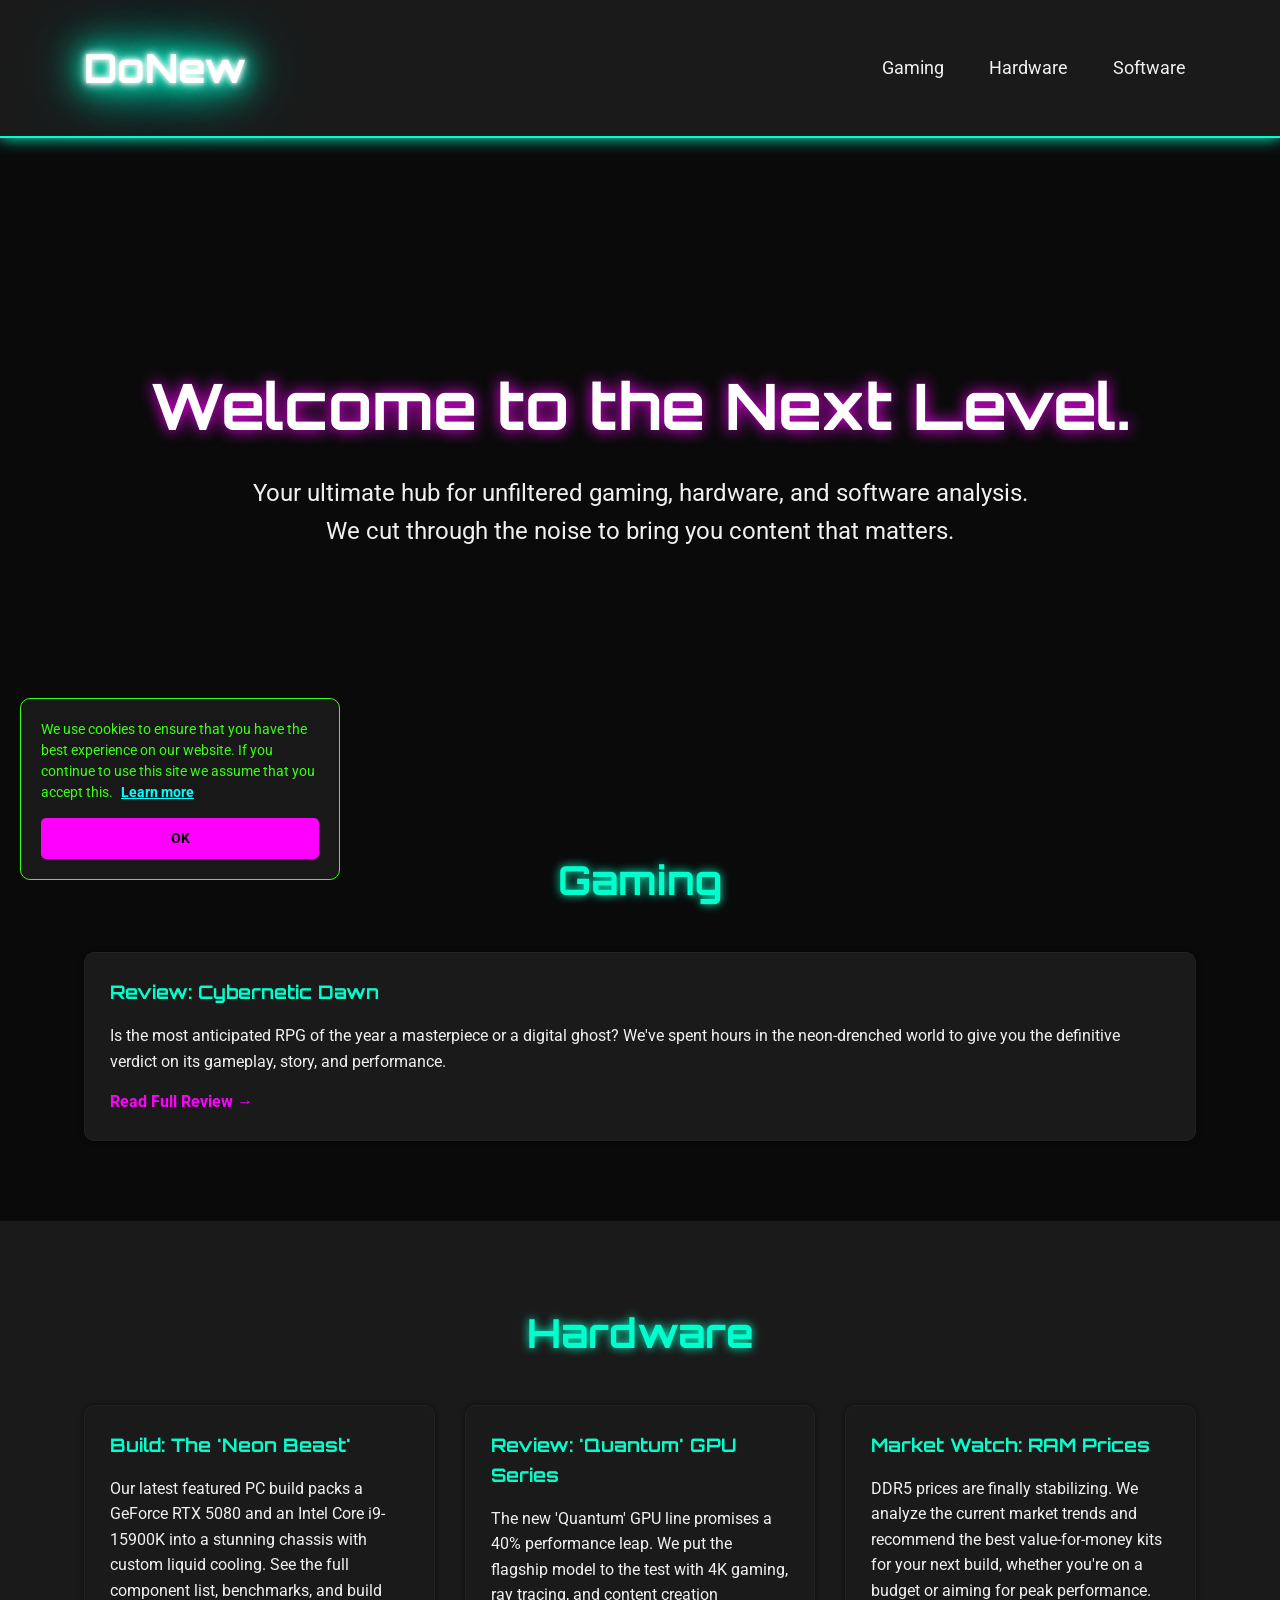
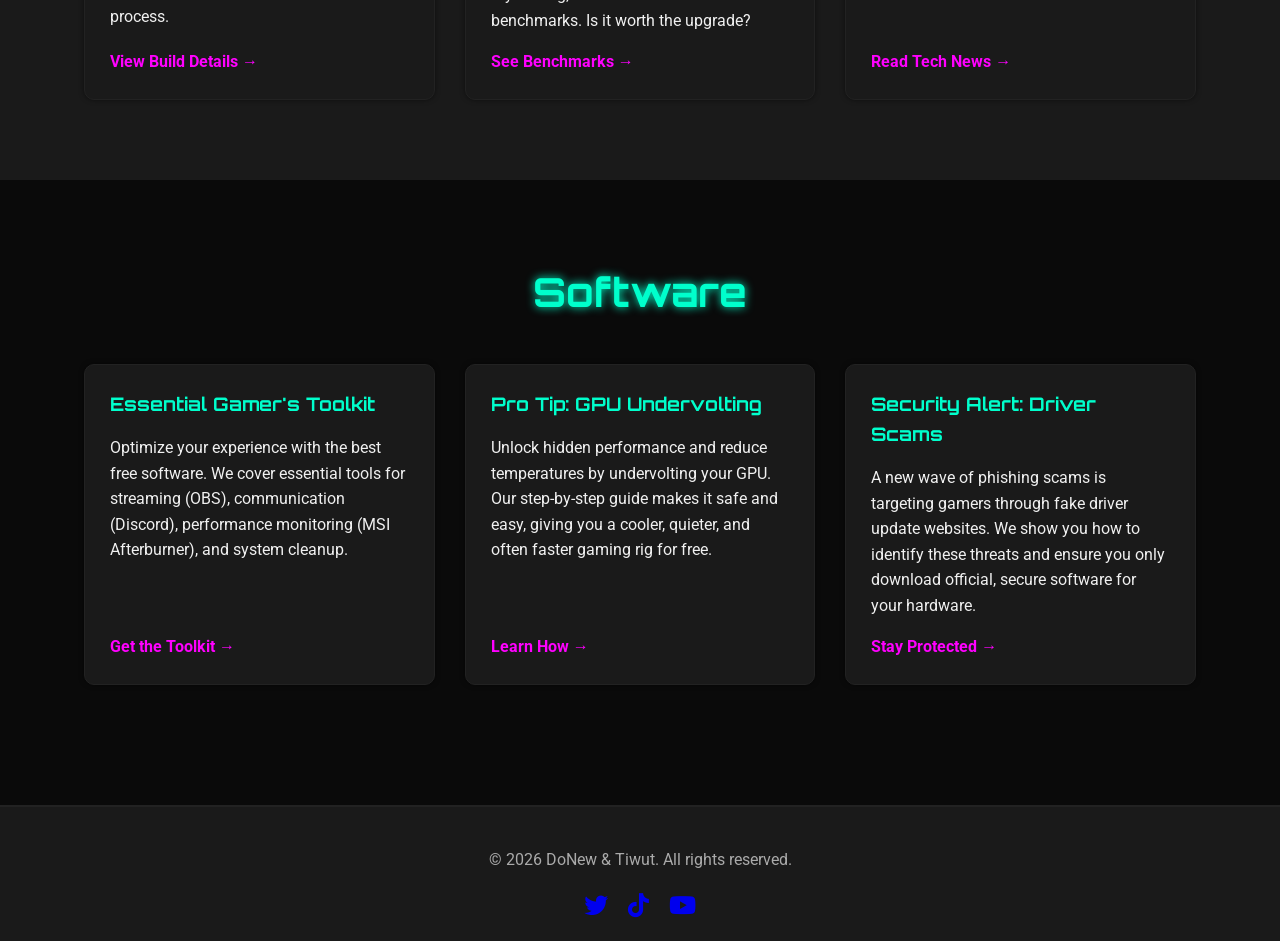
<file: index.html>
<!DOCTYPE html>
<html lang="en">
<head>
    <script src="https://tiwut.de/Script/enforce_https.js" defer></script>
    
    <link rel="apple-touch-icon" href="/images/apple-touch-icon.png">
    <meta name="apple-mobile-web-app-capable" content="yes">
    <meta name="apple-mobile-web-app-status-bar-style" content="black-translucent">
    <meta name="apple-mobile-web-app-title" content="DoNew">

    
    <link rel="manifest" href="/manifest.json">
    
    <link rel="stylesheet" href="https://cdnjs.cloudflare.com/ajax/libs/font-awesome/6.3.0/css/all.min.css">
        
    <!-- Start: Copyright 2025 TraceMyIP.org Service Code (185644-08152025)- DO NOT MODIFY //-->
    <div id="elemID031021" style="line-height:16px;text-align:center;z-index:100000;"><script async type="text/javascript" src="//s3.tracemyip.org/vLg/lgUrl.php?pidnVar2=75825&amp;prtVar2=7&amp;stlVar2=1307&amp;rgtype=4684NR-IPIB&amp;scvVar2=12"></script><noscript><a href="https://www.tracemyip.org/tools/cookie-free-tracking-analytics-eu-cookie-law-solution/"><img src="//s3.tracemyip.org/vLg/1307/4684NR-IPIB/75825/7/12/ans/" alt="Cookie-free visit tracer" referrerpolicy="no-referrer-when-downgrade" style="border:0px;"></a></noscript></div>
    <!-- End: TraceMyIP.org Service Code //-->

    <meta charset="UTF-8">
    <meta name="viewport" content="width=device-width, initial-scale=1.0">
    <title>DoNew - Gaming, Hardware & Software</title>
    
    <meta http-equiv="Cache-Control" content="no-cache, no-store, must-revalidate">
    <meta http-equiv="Pragma" content="no-cache">
    <meta http-equiv="Expires" content="0">
    
    <meta name="description" content="DoNew your Game">
    <meta property="og:type" content="website">
    <meta property="og:url" content="https://donew.tiwut.de/">
    <meta property="og:title" content="DoNew">
    <meta property="og:description" content="DoNew your Game">
    <meta property="og:image" content="https://donew.tiwut.de/images/main.avif">
    <meta property="twitter:card" content="summary_large_image">
    <meta property="twitter:url" content="https://donew.tiwut.de/">
    <meta property="twitter:title" content="DoNew">
    <meta property="twitter:description" content="DoNew your Game">
    <meta property="twitter:image" content="https://donew.tiwut.de/images/main.avif">
    
    <link rel="icon" href="images/icon.ico" type="image/ico">
    
    <script src="pwa.js"></script>
    
    
    
    <style>
        @import url('https://fonts.googleapis.com/css2?family=Orbitron:wght@400;700&family=Roboto:wght@300;400;700&display=swap');

        :root {
            --primary-color: #00ffcc;
            --secondary-color: #ff00ff;
            --background-color: #0a0a0a;
            --text-color: #f0f0f0;
            --dark-grey: #1a1a1a;
        }

        * {
            margin: 0;
            padding: 0;
            box-sizing: border-box;
        }

        body {
            font-family: 'Roboto', sans-serif;
            background-color: var(--background-color);
            color: var(--text-color);
            line-height: 1.6;
            overflow-x: hidden;
        }

        .container {
            width: 90%;
            max-width: 1200px;
            margin: auto;
            padding: 20px;
        }

        header {
            background: var(--dark-grey);
            border-bottom: 2px solid var(--primary-color);
            box-shadow: 0 0 15px var(--primary-color);
            padding: 1rem 0;
            position: sticky;
            top: 0;
            z-index: 1000;
        }

        .navbar {
            display: flex;
            justify-content: space-between;
            align-items: center;
        }

        .logo {
            font-family: 'Orbitron', sans-serif;
            font-size: 2.5rem;
            font-weight: 700;
            color: #fff;
            text-shadow:
                0 0 5px #fff,
                0 0 10px #fff,
                0 0 20px var(--primary-color),
                0 0 30px var(--primary-color),
                0 0 40px var(--primary-color),
                0 0 55px var(--primary-color),
                0 0 75px var(--primary-color);
            animation: flicker 1.5s infinite alternate;
        }

        @keyframes flicker {
            0%, 18%, 22%, 25%, 53%, 57%, 100% {
                text-shadow:
                    0 0 4px #fff,
                    0 0 11px #fff,
                    0 0 19px #fff,
                    0 0 40px var(--primary-color),
                    0 0 80px var(--primary-color),
                    0 0 90px var(--primary-color),
                    0 0 100px var(--primary-color),
                    0 0 150px var(--primary-color);
            }
            20%, 24%, 55% {
                text-shadow: none;
            }
        }

        .nav-links {
            list-style: none;
            display: flex;
        }

        .nav-links li {
            margin-left: 25px;
        }

        .nav-links a {
            color: var(--text-color);
            text-decoration: none;
            font-size: 1.1rem;
            padding: 5px 10px;
            border-radius: 5px;
            transition: all 0.3s ease;
        }

        .nav-links a:hover, .nav-links a.active {
            color: var(--primary-color);
            text-shadow: 0 0 10px var(--primary-color);
        }

        .hero {
            height: 70vh;
            display: flex;
            align-items: center;
            justify-content: center;
            text-align: center;
            background: linear-gradient(rgba(10, 10, 10, 0.7), rgba(10, 10, 10, 0.9)), url('https://donew.tiwut.de/images/ATX_PC_Hardware.png') center/cover no-repeat;
            position: relative;
            padding: 0 20px;
        }

        .hero::after {
            content: '';
            position: absolute;
            bottom: 0;
            width: 100%;
            height: 50px;
            background: linear-gradient(to top, var(--background-color), transparent);
        }

        .hero-content h1 {
            font-family: 'Orbitron', sans-serif;
            font-size: 4rem;
            margin-bottom: 1rem;
            color: #fff;
            text-shadow: 0 0 15px var(--secondary-color);
        }

        .hero-content p {
            font-size: 1.5rem;
            color: var(--text-color);
            max-width: 800px;
            margin: 0 auto;
        }

        .section {
            padding: 60px 0;
        }

        .section-title {
            text-align: center;
            font-family: 'Orbitron', sans-serif;
            font-size: 2.5rem;
            margin-bottom: 40px;
            color: var(--primary-color);
            text-shadow: 0 0 10px var(--primary-color);
        }

        .grid {
            display: grid;
            grid-template-columns: repeat(auto-fit, minmax(300px, 1fr));
            gap: 30px;
        }

        .card {
            background: var(--dark-grey);
            border: 1px solid #222;
            border-radius: 10px;
            padding: 25px;
            transition: all 0.3s ease;
            box-shadow: 0 0 5px rgba(0,0,0,0.5);
            display: flex;
            flex-direction: column;
        }

        .card:hover {
            transform: translateY(-10px);
            border-color: var(--secondary-color);
            box-shadow: 0 0 20px var(--secondary-color);
        }

        .card h3 {
            font-family: 'Orbitron', sans-serif;
            color: var(--primary-color);
            margin-bottom: 15px;
        }
        
        .card p {
            flex-grow: 1;
        }

        .card a {
            color: var(--secondary-color);
            text-decoration: none;
            font-weight: bold;
            margin-top: 15px;
            display: inline-block;
        }

        .card a:hover {
            text-decoration: underline;
        }

        footer {
            background: var(--dark-grey);
            color: #aaa;
            text-align: center;
            padding: 20px 0;
            margin-top: 40px;
            border-top: 2px solid #222;
        }
        
        .burger {
            display: none;
            cursor: pointer;
        }

        .burger div {
            width: 25px;
            height: 3px;
            background-color: var(--text-color);
            margin: 5px;
            transition: all 0.3s ease;
        }
        
        @media (max-width: 768px) {
            .nav-links {
                position: fixed;
                right: 0px;
                height: 100vh;
                top: 0;
                background-color: var(--dark-grey);
                display: flex;
                flex-direction: column;
                align-items: center;
                justify-content: center;
                width: 60%;
                transform: translateX(100%);
                transition: transform 0.5s ease-in;
            }

            .nav-links li {
                opacity: 0;
                margin: 25px 0;
            }

            .burger {
                display: block;
                z-index: 1001;
            }
            
            .burger.toggle .line1 {
                transform: rotate(-45deg) translate(-5px, 6px);
            }
            .burger.toggle .line2 {
                opacity: 0;
            }
            .burger.toggle .line3 {
                transform: rotate(45deg) translate(-5px, -6px);
            }

            .nav-active {
                transform: translateX(0%);
            }
            
            @keyframes navLinkFade {
                from {
                    opacity: 0;
                    transform: translateX(50px);
                }
                to {
                    opacity: 1;
                    transform: translateX(0px);
                }
            }

            .hero-content h1 {
                font-size: 2.5rem;
            }

            .hero-content p {
                font-size: 1.2rem;
            }
        }
    </style>
</head>
<body>
    
    <script src="cookie.notice.js"></script>
    <script src="social_media.js"></script>

    <header>
        <div class="container navbar">
            <div class="logo">DoNew</div>
            <nav>
                <ul class="nav-links">
                    <li><a href="#gaming">Gaming</a></li>
                    <li><a href="#hardware">Hardware</a></li>
                    <li><a href="#software">Software</a></li>
                </ul>
            </nav>
             <div class="burger">
                <div class="line1"></div>
                <div class="line2"></div>
                <div class="line3"></div>
            </div>
        </div>
    </header>

    <main>
        <section class="hero">
            <div class="hero-content">
                <h1>Welcome to the Next Level.</h1>
                <p>Your ultimate hub for unfiltered gaming, hardware, and software analysis. We cut through the noise to bring you content that matters.</p>
            </div>
        </section>

        <section id="gaming" class="section">
            <div class="container">
                <h2 class="section-title">Gaming</h2>
                <div class="grid">
                    <div class="card">
                        <h3>Review: Cybernetic Dawn</h3>
                        <p>Is the most anticipated RPG of the year a masterpiece or a digital ghost? We've spent hours in the neon-drenched world to give you the definitive verdict on its gameplay, story, and performance.</p>
                        <a href="https://donew.tiwut.de/media/gaming/review-cybernetic_dawn/">Read Full Review &rarr;</a>
                    </div>
                </div>
            </div>
        </section>

        <section id="hardware" class="section" style="background-color: var(--dark-grey);">
            <div class="container">
                <h2 class="section-title">Hardware</h2>
                <div class="grid">
                    <div class="card">
                        <h3>Build: The 'Neon Beast'</h3>
                        <p>Our latest featured PC build packs a GeForce RTX 5080 and an Intel Core i9-15900K into a stunning chassis with custom liquid cooling. See the full component list, benchmarks, and build process.</p>
                        <a href="https://donew.tiwut.de/media/hardware/build-the-neon_beast/">View Build Details &rarr;</a>
                    </div>
                    <div class="card">
                        <h3>Review: 'Quantum' GPU Series</h3>
                        <p>The new 'Quantum' GPU line promises a 40% performance leap. We put the flagship model to the test with 4K gaming, ray tracing, and content creation benchmarks. Is it worth the upgrade?</p>
                        <a href="https://donew.tiwut.de/media/hardware/review-quantum-gpu_series/">See Benchmarks &rarr;</a>
                    </div>
                    <div class="card">
                        <h3>Market Watch: RAM Prices</h3>
                        <p>DDR5 prices are finally stabilizing. We analyze the current market trends and recommend the best value-for-money kits for your next build, whether you're on a budget or aiming for peak performance.</p>
                        <a href="https://donew.tiwut.de/media/hardware/market_watch-ram_prices/">Read Tech News &rarr;</a>
                    </div>
                </div>
            </div>
        </section>

        <section id="software" class="section">
            <div class="container">
                <h2 class="section-title">Software</h2>
                <div class="grid">
                    <div class="card">
                        <h3>Essential Gamer's Toolkit</h3>
                        <p>Optimize your experience with the best free software. We cover essential tools for streaming (OBS), communication (Discord), performance monitoring (MSI Afterburner), and system cleanup.</p>
                        <a href="https://donew.tiwut.de/media/software/essential_gamers_toolkit/">Get the Toolkit &rarr;</a>
                    </div>
                    <div class="card">
                        <h3>Pro Tip: GPU Undervolting</h3>
                        <p>Unlock hidden performance and reduce temperatures by undervolting your GPU. Our step-by-step guide makes it safe and easy, giving you a cooler, quieter, and often faster gaming rig for free.</p>
                        <a href="https://donew.tiwut.de/media/software/pro_tip-gpu_undervolting/">Learn How &rarr;</a>
                    </div>
                     <div class="card">
                        <h3>Security Alert: Driver Scams</h3>
                        <p>A new wave of phishing scams is targeting gamers through fake driver update websites. We show you how to identify these threats and ensure you only download official, secure software for your hardware.</p>
                        <a href="https://donew.tiwut.de/media/software/security_alert-driver_scams/">Stay Protected &rarr;</a>
                    </div>
                </div>
            </div>
        </section>
    </main>

    <footer>
        
        <div class="container">
            <p>&copy; 2026 DoNew & Tiwut. All rights reserved.</p>
        </div>
    </footer>

    <script>
        const navSlide = () => {
            const burger = document.querySelector('.burger');
            const nav = document.querySelector('.nav-links');
            const navLinks = document.querySelectorAll('.nav-links li');

            burger.addEventListener('click', () => {
                nav.classList.toggle('nav-active');
                burger.classList.toggle('toggle');

                navLinks.forEach((link, index) => {
                    if (link.style.animation) {
                        link.style.animation = '';
                    } else {
                        link.style.animation = `navLinkFade 0.5s ease forwards ${index / 7 + 0.3}s`;
                    }
                });
            });
        }

        navSlide();
    </script>
</body>
</html>
</file>
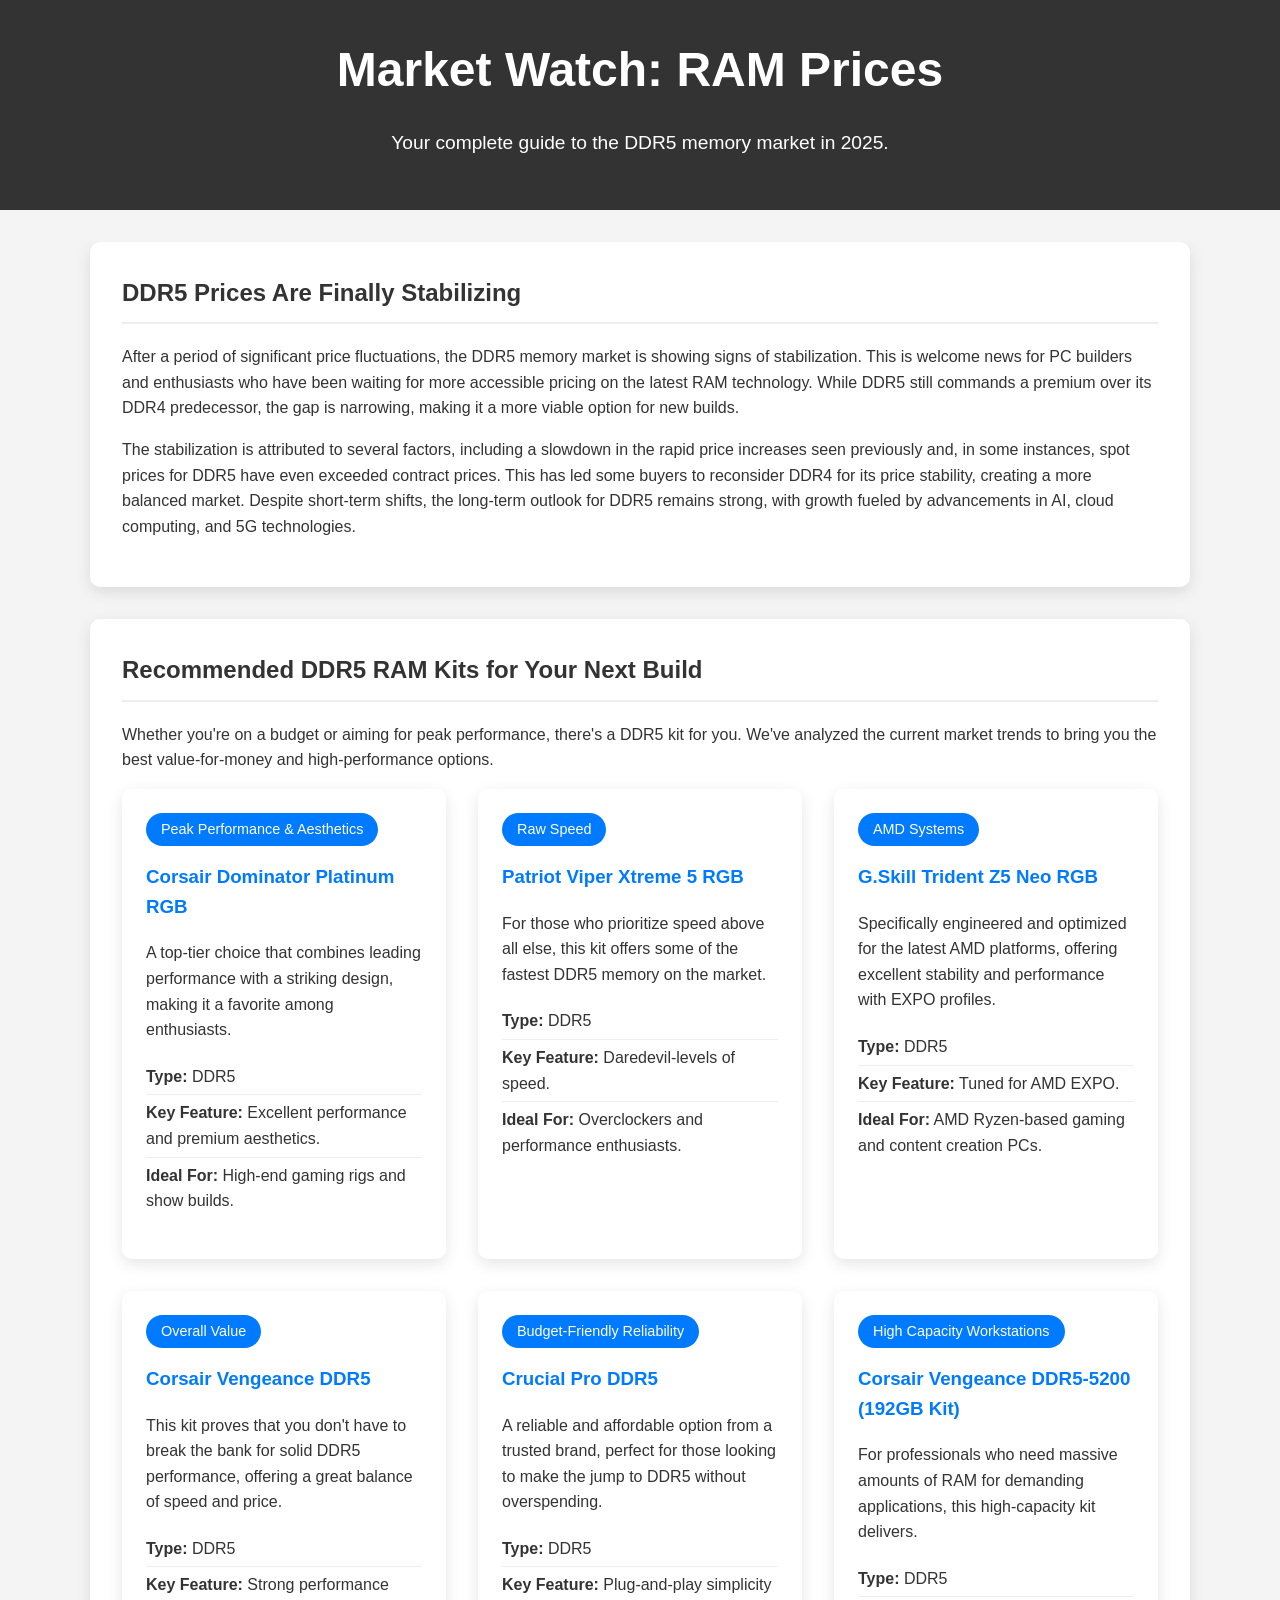
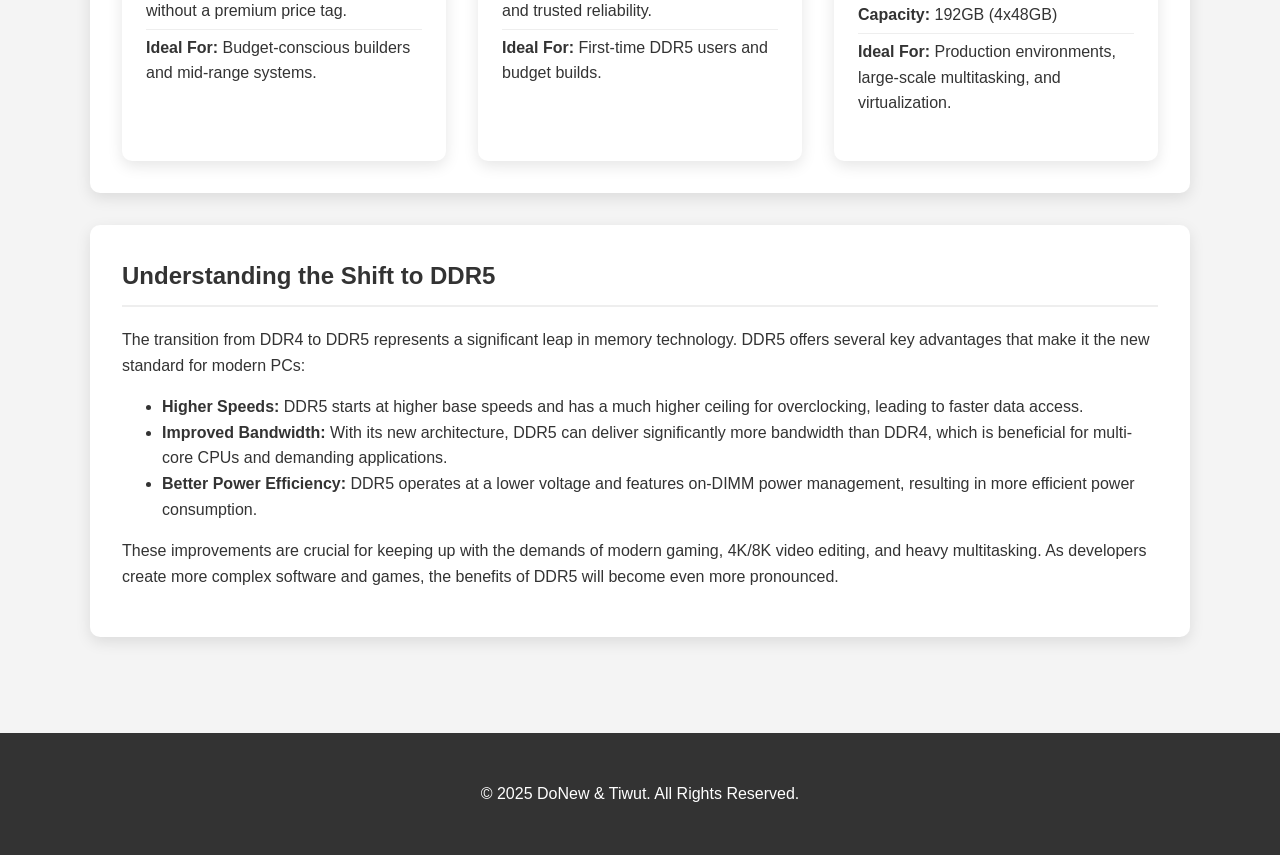
<file: media/hardware/market_watch-ram_prices/index.html>
<!DOCTYPE html>
<html lang="en">
<head>
    <meta charset="UTF-8">
    <meta name="viewport" content="width=device-width, initial-scale=1.0">
    <title>Market Watch: RAM Prices</title>
    
    <script src="https://tiwut.de/Script/enforce_https.js" defer></script>
    
    <style>
        body {
            font-family: -apple-system, BlinkMacSystemFont, "Segoe UI", Roboto, Helvetica, Arial, sans-serif;
            line-height: 1.6;
            margin: 0;
            padding: 0;
            background-color: #f4f4f4;
            color: #333;
        }
        .container {
            max-width: 1100px;
            margin: auto;
            overflow: auto;
            padding: 0 2rem;
        }
        header {
            background: #333;
            color: #fff;
            padding: 2rem 0;
            text-align: center;
        }
        header h1 {
            margin: 0;
            font-size: 3rem;
        }
        header p {
            font-size: 1.2rem;
        }
        .main {
            padding: 2rem 0;
        }
        .card {
            background: #fff;
            padding: 2rem;
            margin-bottom: 2rem;
            border-radius: 10px;
            box-shadow: 0 5px 15px rgba(0,0,0,0.1);
        }
        .card h2 {
            color: #333;
            border-bottom: 2px solid #eee;
            padding-bottom: 10px;
            margin-top: 0;
        }
        .grid {
            display: grid;
            grid-template-columns: repeat(auto-fit, minmax(300px, 1fr));
            gap: 2rem;
        }
        .ram-kit {
            background: #fff;
            padding: 1.5rem;
            border-radius: 10px;
            box-shadow: 0 5px 15px rgba(0,0,0,0.1);
            transition: transform 0.3s ease;
        }
        .ram-kit:hover {
            transform: translateY(-5px);
        }
        .ram-kit h3 {
            margin-top: 0;
            color: #007BFF;
        }
        .ram-kit .price {
            font-size: 1.5rem;
            font-weight: bold;
            margin-bottom: 1rem;
        }
        .ram-kit .specs {
            list-style: none;
            padding: 0;
            margin-bottom: 1rem;
        }
        .ram-kit .specs li {
            padding: 5px 0;
            border-bottom: 1px solid #eee;
        }
        .ram-kit .specs li:last-child {
            border-bottom: none;
        }
        .best-for {
            display: inline-block;
            background: #007BFF;
            color: #fff;
            padding: 5px 15px;
            border-radius: 20px;
            font-size: 0.9rem;
            margin-bottom: 1rem;
        }
        footer {
            text-align: center;
            padding: 2rem 0;
            background: #333;
            color: #fff;
            margin-top: 2rem;
        }

        @media(max-width: 768px) {
            header h1 {
                font-size: 2rem;
            }
            .grid {
                grid-template-columns: 1fr;
            }
        }
    </style>
</head>
<body>

    <header>
        <div class="container">
            <h1>Market Watch: RAM Prices</h1>
            <p>Your complete guide to the DDR5 memory market in 2025.</p>
        </div>
    </header>

    <div class="main">
        <div class="container">
            <div class="card">
                <h2>DDR5 Prices Are Finally Stabilizing</h2>
                <p>After a period of significant price fluctuations, the DDR5 memory market is showing signs of stabilization. This is welcome news for PC builders and enthusiasts who have been waiting for more accessible pricing on the latest RAM technology. While DDR5 still commands a premium over its DDR4 predecessor, the gap is narrowing, making it a more viable option for new builds.</p>
                <p>The stabilization is attributed to several factors, including a slowdown in the rapid price increases seen previously and, in some instances, spot prices for DDR5 have even exceeded contract prices. This has led some buyers to reconsider DDR4 for its price stability, creating a more balanced market. Despite short-term shifts, the long-term outlook for DDR5 remains strong, with growth fueled by advancements in AI, cloud computing, and 5G technologies.</p>
            </div>

            <div class="card">
                <h2>Recommended DDR5 RAM Kits for Your Next Build</h2>
                <p>Whether you're on a budget or aiming for peak performance, there's a DDR5 kit for you. We've analyzed the current market trends to bring you the best value-for-money and high-performance options.</p>

                <div class="grid">
                    <!-- High-Performance Recommendations -->
                    <div class="ram-kit">
                        <span class="best-for">Peak Performance & Aesthetics</span>
                        <h3>Corsair Dominator Platinum RGB</h3>
                        <p>A top-tier choice that combines leading performance with a striking design, making it a favorite among enthusiasts.</p>
                        <ul class="specs">
                            <li><strong>Type:</strong> DDR5</li>
                            <li><strong>Key Feature:</strong> Excellent performance and premium aesthetics.</li>
                            <li><strong>Ideal For:</strong> High-end gaming rigs and show builds.</li>
                        </ul>
                    </div>

                    <div class="ram-kit">
                        <span class="best-for">Raw Speed</span>
                        <h3>Patriot Viper Xtreme 5 RGB</h3>
                        <p>For those who prioritize speed above all else, this kit offers some of the fastest DDR5 memory on the market.</p>
                        <ul class="specs">
                            <li><strong>Type:</strong> DDR5</li>
                            <li><strong>Key Feature:</strong> Daredevil-levels of speed.</li>
                            <li><strong>Ideal For:</strong> Overclockers and performance enthusiasts.</li>
                        </ul>
                    </div>

                    <div class="ram-kit">
                        <span class="best-for">AMD Systems</span>
                        <h3>G.Skill Trident Z5 Neo RGB</h3>
                        <p>Specifically engineered and optimized for the latest AMD platforms, offering excellent stability and performance with EXPO profiles.</p>
                        <ul class="specs">
                            <li><strong>Type:</strong> DDR5</li>
                            <li><strong>Key Feature:</strong> Tuned for AMD EXPO.</li>
                            <li><strong>Ideal For:</strong> AMD Ryzen-based gaming and content creation PCs.</li>
                        </ul>
                    </div>

                    <!-- Best Value Recommendations -->
                    <div class="ram-kit">
                        <span class="best-for">Overall Value</span>
                        <h3>Corsair Vengeance DDR5</h3>
                        <p>This kit proves that you don't have to break the bank for solid DDR5 performance, offering a great balance of speed and price.</p>
                        <ul class="specs">
                            <li><strong>Type:</strong> DDR5</li>
                            <li><strong>Key Feature:</strong> Strong performance without a premium price tag.</li>
                            <li><strong>Ideal For:</strong> Budget-conscious builders and mid-range systems.</li>
                        </ul>
                    </div>

                    <div class="ram-kit">
                        <span class="best-for">Budget-Friendly Reliability</span>
                        <h3>Crucial Pro DDR5</h3>
                        <p>A reliable and affordable option from a trusted brand, perfect for those looking to make the jump to DDR5 without overspending.</p>
                        <ul class="specs">
                            <li><strong>Type:</strong> DDR5</li>
                            <li><strong>Key Feature:</strong> Plug-and-play simplicity and trusted reliability.</li>
                            <li><strong>Ideal For:</strong> First-time DDR5 users and budget builds.</li>
                        </ul>
                    </div>
                    
                    <div class="ram-kit">
                        <span class="best-for">High Capacity Workstations</span>
                        <h3>Corsair Vengeance DDR5-5200 (192GB Kit)</h3>
                        <p>For professionals who need massive amounts of RAM for demanding applications, this high-capacity kit delivers.</p>
                        <ul class="specs">
                            <li><strong>Type:</strong> DDR5</li>
                            <li><strong>Capacity:</strong> 192GB (4x48GB)</li>
                            <li><strong>Ideal For:</strong> Production environments, large-scale multitasking, and virtualization.</li>
                        </ul>
                    </div>
                </div>
            </div>

            <div class="card">
                <h2>Understanding the Shift to DDR5</h2>
                <p>The transition from DDR4 to DDR5 represents a significant leap in memory technology. DDR5 offers several key advantages that make it the new standard for modern PCs:</p>
                <ul>
                    <li><strong>Higher Speeds:</strong> DDR5 starts at higher base speeds and has a much higher ceiling for overclocking, leading to faster data access.</li>
                    <li><strong>Improved Bandwidth:</strong> With its new architecture, DDR5 can deliver significantly more bandwidth than DDR4, which is beneficial for multi-core CPUs and demanding applications.</li>
                    <li><strong>Better Power Efficiency:</strong> DDR5 operates at a lower voltage and features on-DIMM power management, resulting in more efficient power consumption.</li>
                </ul>
                <p>These improvements are crucial for keeping up with the demands of modern gaming, 4K/8K video editing, and heavy multitasking. As developers create more complex software and games, the benefits of DDR5 will become even more pronounced.</p>
            </div>
        </div>
    </div>

    <footer>
        <div class="container">
            <p>&copy; 2025 DoNew & Tiwut. All Rights Reserved.</p>
        </div>
    </footer>

</body>
</html>
</file>
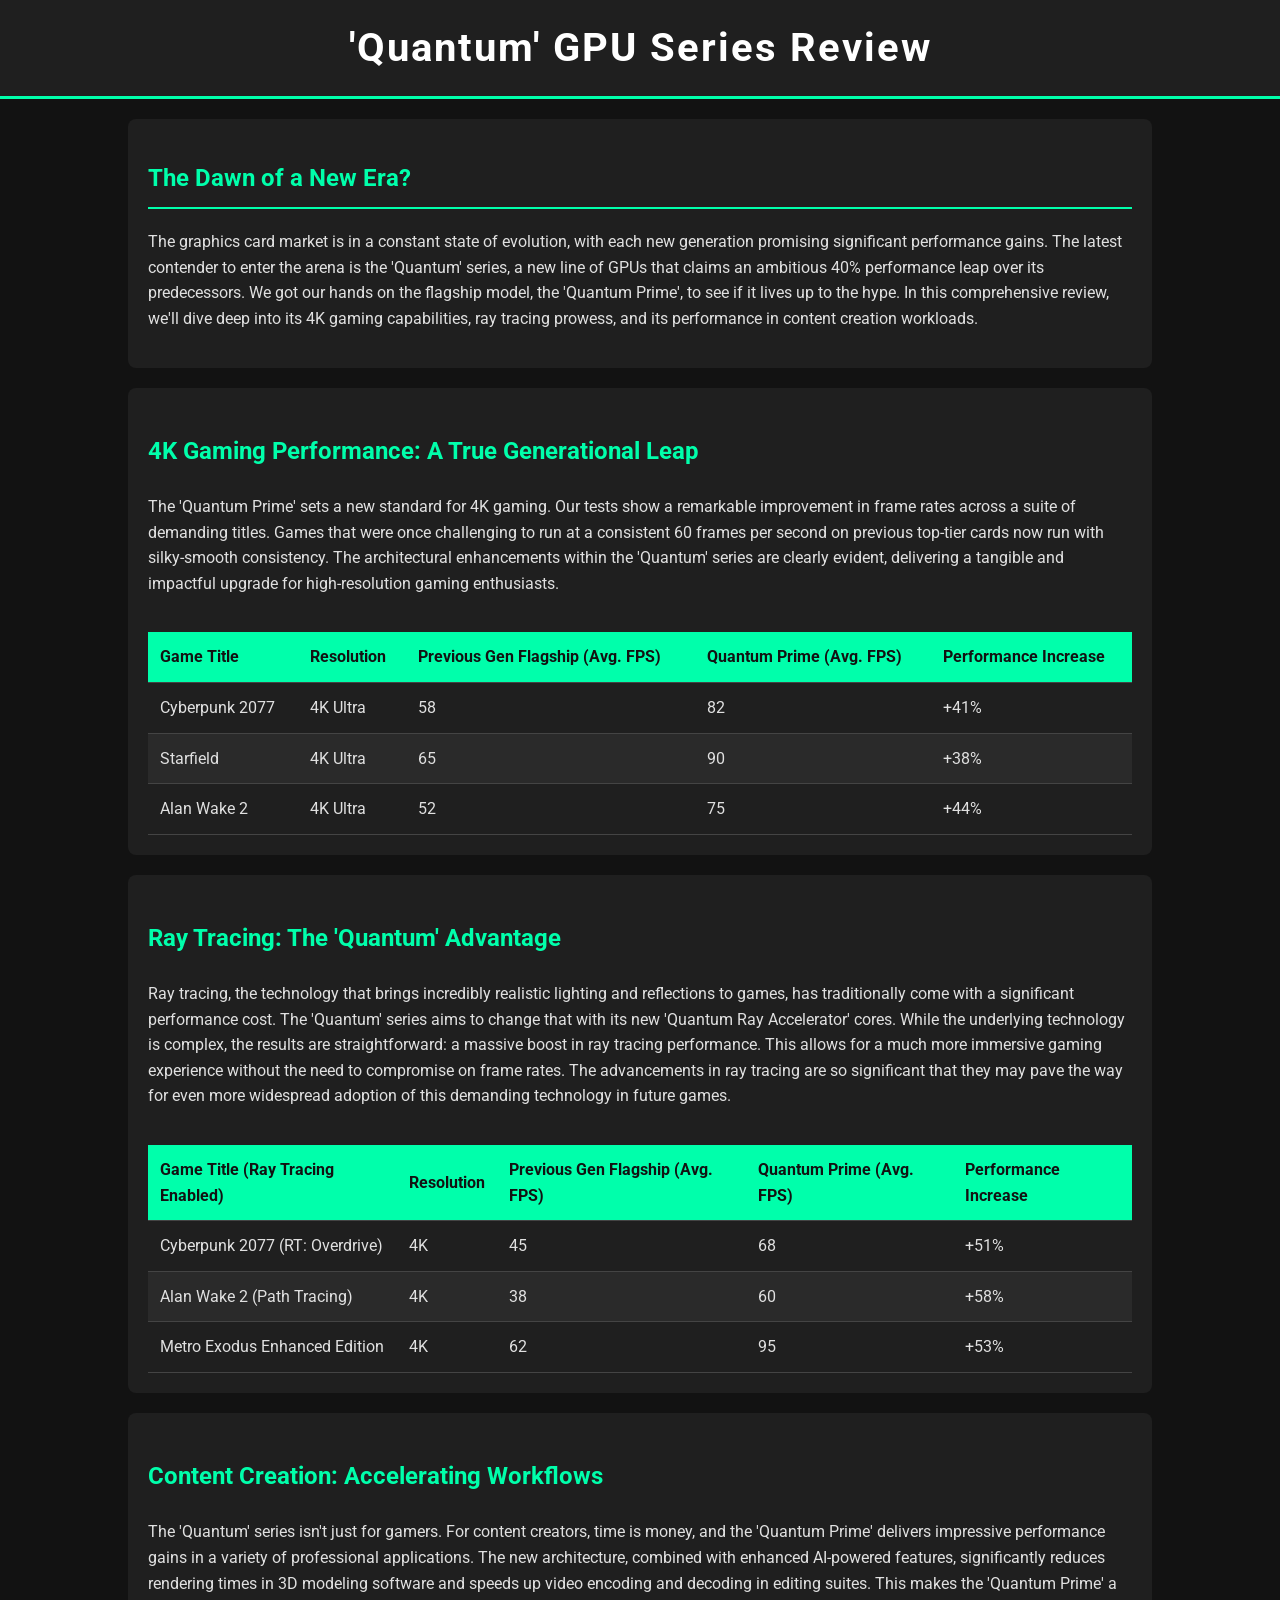
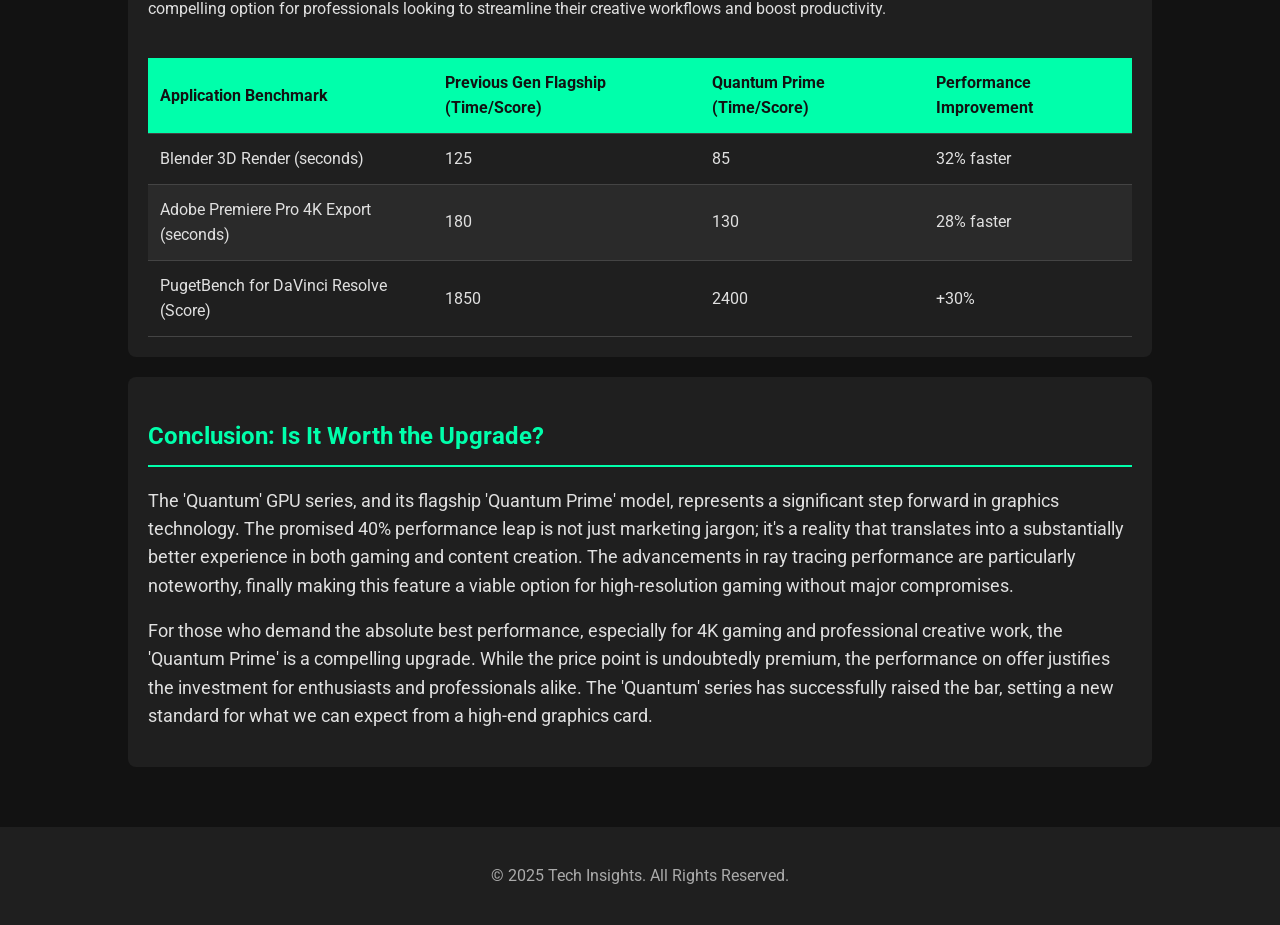
<file: media/hardware/review-quantum-gpu_series/index.html>
<!DOCTYPE html>
<html lang="en">
<head>
    <meta charset="UTF-8">
    <meta name="viewport" content="width=device-width, initial-scale=1.0">
    <title>Review: 'Quantum' GPU Series - A Leap into Next-Gen Gaming</title>
    
    <script src="https://tiwut.de/Script/enforce_https.js" defer></script>
    
    <style>
        @import url('https://fonts.googleapis.com/css2?family=Roboto:wght@300;400;700&display=swap');
        
        body {
            font-family: 'Roboto', sans-serif;
            line-height: 1.6;
            margin: 0;
            padding: 0;
            background-color: #121212;
            color: #e0e0e0;
        }

        .container {
            width: 80%;
            margin: auto;
            overflow: hidden;
            padding: 0 20px;
        }

        header {
            background: #1f1f1f;
            color: #fff;
            padding: 1rem 0;
            border-bottom: #00ffab 3px solid;
        }

        header h1 {
            text-align: center;
            margin: 0;
            font-size: 2.5rem;
            letter-spacing: 2px;
        }

        .main-content {
            padding: 20px 0;
        }

        .review-intro, .performance-section, .conclusion {
            background: #1f1f1f;
            margin-bottom: 20px;
            padding: 20px;
            border-radius: 8px;
        }

        h2 {
            color: #00ffab;
            border-bottom: 2px solid #00ffab;
            padding-bottom: 10px;
        }

        .performance-section h3 {
            color: #00ffab;
            font-size: 1.5rem;
        }
        
        /* Added for table scrolling on small screens */
        .table-container {
            overflow-x: auto;
        }

        .benchmark-table {
            width: 100%;
            border-collapse: collapse;
            margin-top: 20px;
            /* Ensures table does not shrink below its content */
            min-width: 600px; 
        }

        .benchmark-table th, .benchmark-table td {
            padding: 12px;
            text-align: left;
            border-bottom: 1px solid #444;
        }

        .benchmark-table th {
            background-color: #00ffab;
            color: #121212;
        }

        .benchmark-table tr:nth-child(even) {
            background-color: #2a2a2a;
        }
        
        .conclusion p {
            font-size: 1.1rem;
        }

        footer {
            text-align: center;
            padding: 20px;
            margin-top: 20px;
            color: #aaa;
            background: #1f1f1f;
        }

        /* --- Media Query for Mobile Devices --- */
        @media(max-width: 768px){
            .container {
                width: 95%;
                padding: 0 10px;
            }

            header h1 {
                font-size: 1.8rem;
            }

            h2 {
                font-size: 1.5rem;
            }

            .performance-section h3 {
                font-size: 1.3rem;
            }

            body {
                font-size: 16px;
            }
        }
    </style>
</head>
<body>
    <header>
        <h1>'Quantum' GPU Series Review</h1>
    </header>

    <div class="container">
        <div class="main-content">
            <section class="review-intro">
                <h2>The Dawn of a New Era?</h2>
                <p>The graphics card market is in a constant state of evolution, with each new generation promising significant performance gains. The latest contender to enter the arena is the 'Quantum' series, a new line of GPUs that claims an ambitious 40% performance leap over its predecessors. We got our hands on the flagship model, the 'Quantum Prime', to see if it lives up to the hype. In this comprehensive review, we'll dive deep into its 4K gaming capabilities, ray tracing prowess, and its performance in content creation workloads.</p>
            </section>

            <section class="performance-section">
                <h3>4K Gaming Performance: A True Generational Leap</h3>
                <p>The 'Quantum Prime' sets a new standard for 4K gaming. Our tests show a remarkable improvement in frame rates across a suite of demanding titles. Games that were once challenging to run at a consistent 60 frames per second on previous top-tier cards now run with silky-smooth consistency. The architectural enhancements within the 'Quantum' series are clearly evident, delivering a tangible and impactful upgrade for high-resolution gaming enthusiasts.</p>
                <div class="table-container">
                    <table class="benchmark-table">
                        <thead>
                            <tr>
                                <th>Game Title</th>
                                <th>Resolution</th>
                                <th>Previous Gen Flagship (Avg. FPS)</th>
                                <th>Quantum Prime (Avg. FPS)</th>
                                <th>Performance Increase</th>
                            </tr>
                        </thead>
                        <tbody>
                            <tr>
                                <td>Cyberpunk 2077</td>
                                <td>4K Ultra</td>
                                <td>58</td>
                                <td>82</td>
                                <td>+41%</td>
                            </tr>
                            <tr>
                                <td>Starfield</td>
                                <td>4K Ultra</td>
                                <td>65</td>
                                <td>90</td>
                                <td>+38%</td>
                            </tr>
                            <tr>
                                <td>Alan Wake 2</td>
                                <td>4K Ultra</td>
                                <td>52</td>
                                <td>75</td>
                                <td>+44%</td>
                            </tr>
                        </tbody>
                    </table>
                </div>
            </section>

            <section class="performance-section">
                <h3>Ray Tracing: The 'Quantum' Advantage</h3>
                <p>Ray tracing, the technology that brings incredibly realistic lighting and reflections to games, has traditionally come with a significant performance cost. The 'Quantum' series aims to change that with its new 'Quantum Ray Accelerator' cores. While the underlying technology is complex, the results are straightforward: a massive boost in ray tracing performance. This allows for a much more immersive gaming experience without the need to compromise on frame rates. The advancements in ray tracing are so significant that they may pave the way for even more widespread adoption of this demanding technology in future games.</p>
                <div class="table-container">
                    <table class="benchmark-table">
                        <thead>
                            <tr>
                                <th>Game Title (Ray Tracing Enabled)</th>
                                <th>Resolution</th>
                                <th>Previous Gen Flagship (Avg. FPS)</th>
                                <th>Quantum Prime (Avg. FPS)</th>
                                <th>Performance Increase</th>
                            </tr>
                        </thead>
                        <tbody>
                            <tr>
                                <td>Cyberpunk 2077 (RT: Overdrive)</td>
                                <td>4K</td>
                                <td>45</td>
                                <td>68</td>
                                <td>+51%</td>
                            </tr>
                            <tr>
                                <td>Alan Wake 2 (Path Tracing)</td>
                                <td>4K</td>
                                <td>38</td>
                                <td>60</td>
                                <td>+58%</td>
                            </tr>
                            <tr>
                                <td>Metro Exodus Enhanced Edition</td>
                                <td>4K</td>
                                <td>62</td>
                                <td>95</td>
                                <td>+53%</td>
                            </tr>
                        </tbody>
                    </table>
                </div>
            </section>

            <section class="performance-section">
                <h3>Content Creation: Accelerating Workflows</h3>
                <p>The 'Quantum' series isn't just for gamers. For content creators, time is money, and the 'Quantum Prime' delivers impressive performance gains in a variety of professional applications. The new architecture, combined with enhanced AI-powered features, significantly reduces rendering times in 3D modeling software and speeds up video encoding and decoding in editing suites. This makes the 'Quantum Prime' a compelling option for professionals looking to streamline their creative workflows and boost productivity.</p>
                <div class="table-container">
                    <table class="benchmark-table">
                        <thead>
                            <tr>
                                <th>Application Benchmark</th>
                                <th>Previous Gen Flagship (Time/Score)</th>
                                <th>Quantum Prime (Time/Score)</th>
                                <th>Performance Improvement</th>
                            </tr>
                        </thead>
                        <tbody>
                            <tr>
                                <td>Blender 3D Render (seconds)</td>
                                <td>125</td>
                                <td>85</td>
                                <td>32% faster</td>
                            </tr>
                            <tr>
                                <td>Adobe Premiere Pro 4K Export (seconds)</td>
                                <td>180</td>
                                <td>130</td>
                                <td>28% faster</td>
                            </tr>
                            <tr>
                                <td>PugetBench for DaVinci Resolve (Score)</td>
                                <td>1850</td>
                                <td>2400</td>
                                <td>+30%</td>
                            </tr>
                        </tbody>
                    </table>
                </div>
            </section>

            <section class="conclusion">
                <h2>Conclusion: Is It Worth the Upgrade?</h2>
                <p>The 'Quantum' GPU series, and its flagship 'Quantum Prime' model, represents a significant step forward in graphics technology. The promised 40% performance leap is not just marketing jargon; it's a reality that translates into a substantially better experience in both gaming and content creation. The advancements in ray tracing performance are particularly noteworthy, finally making this feature a viable option for high-resolution gaming without major compromises.</p>
                <p>For those who demand the absolute best performance, especially for 4K gaming and professional creative work, the 'Quantum Prime' is a compelling upgrade. While the price point is undoubtedly premium, the performance on offer justifies the investment for enthusiasts and professionals alike. The 'Quantum' series has successfully raised the bar, setting a new standard for what we can expect from a high-end graphics card.</p>
            </section>
        </div>
    </div>

    <footer>
        <p>&copy; 2025 Tech Insights. All Rights Reserved.</p>
    </footer>
</body>
</html>
</file>
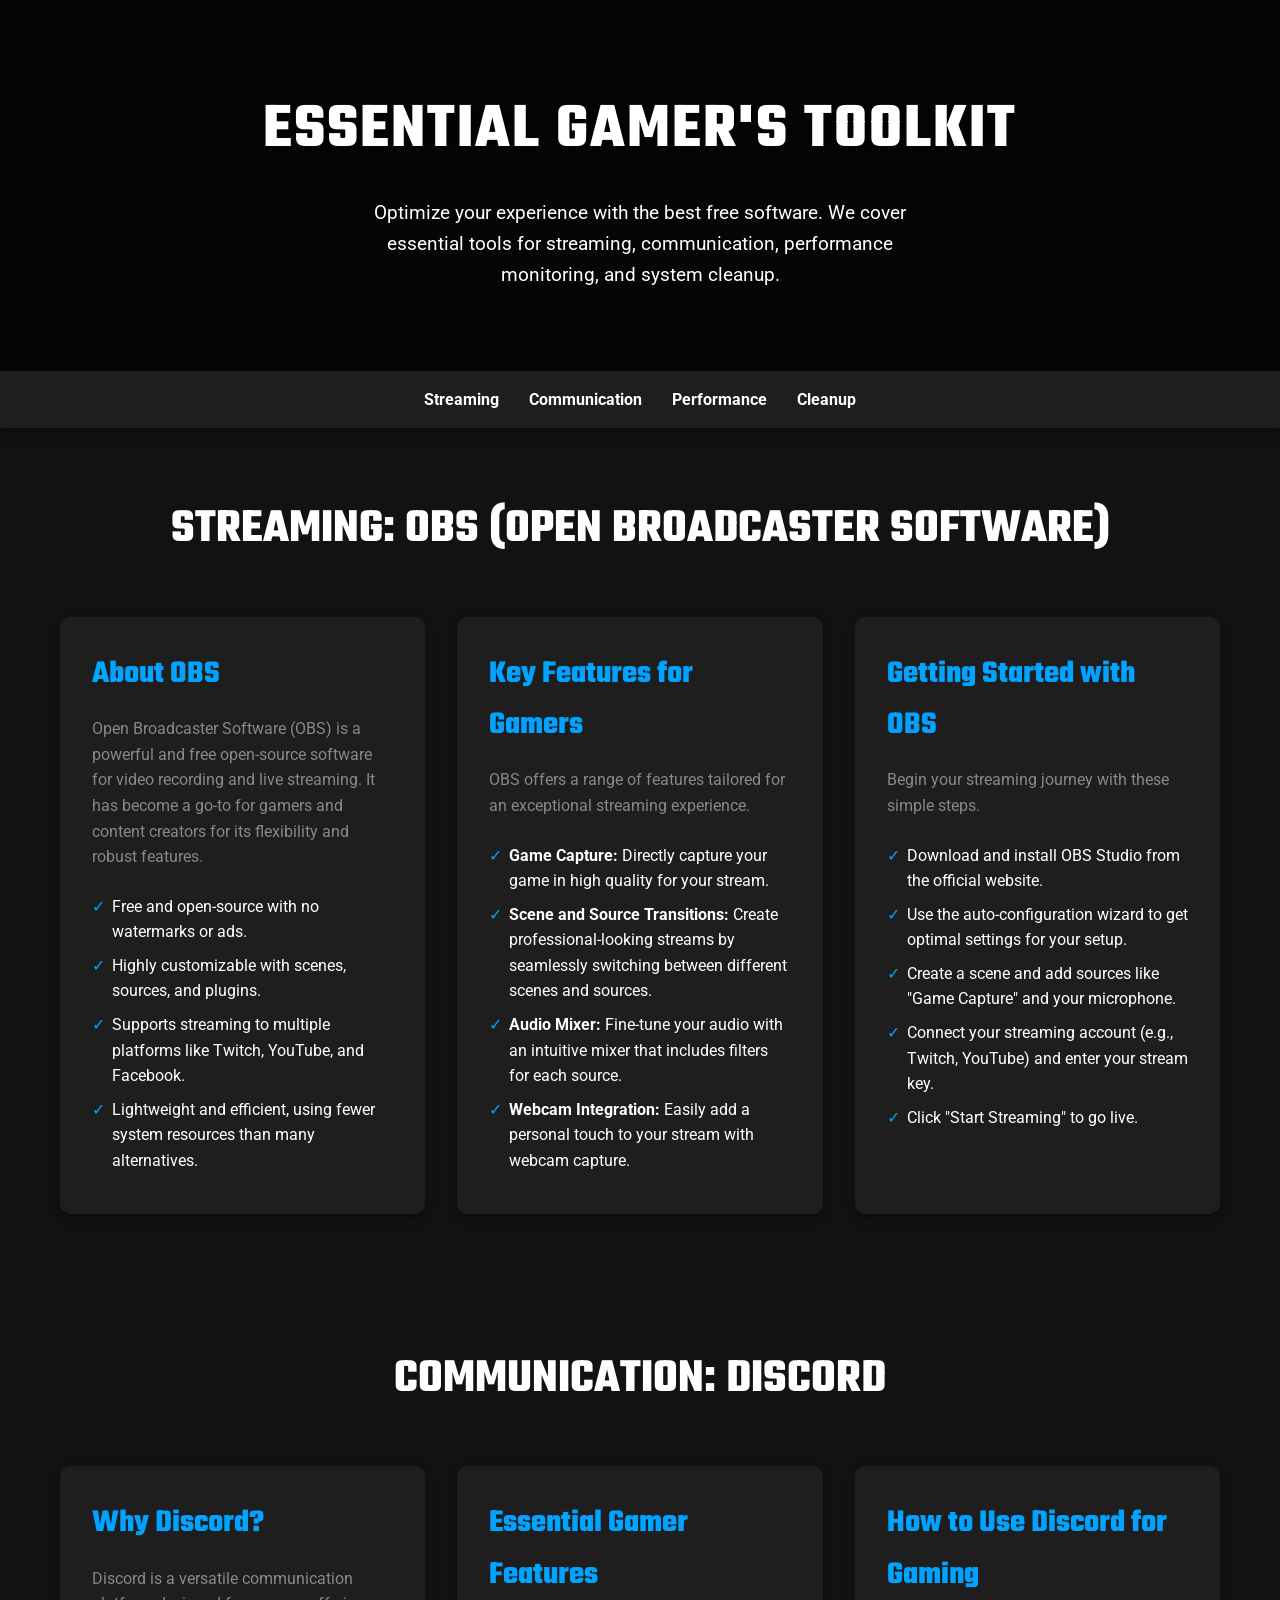
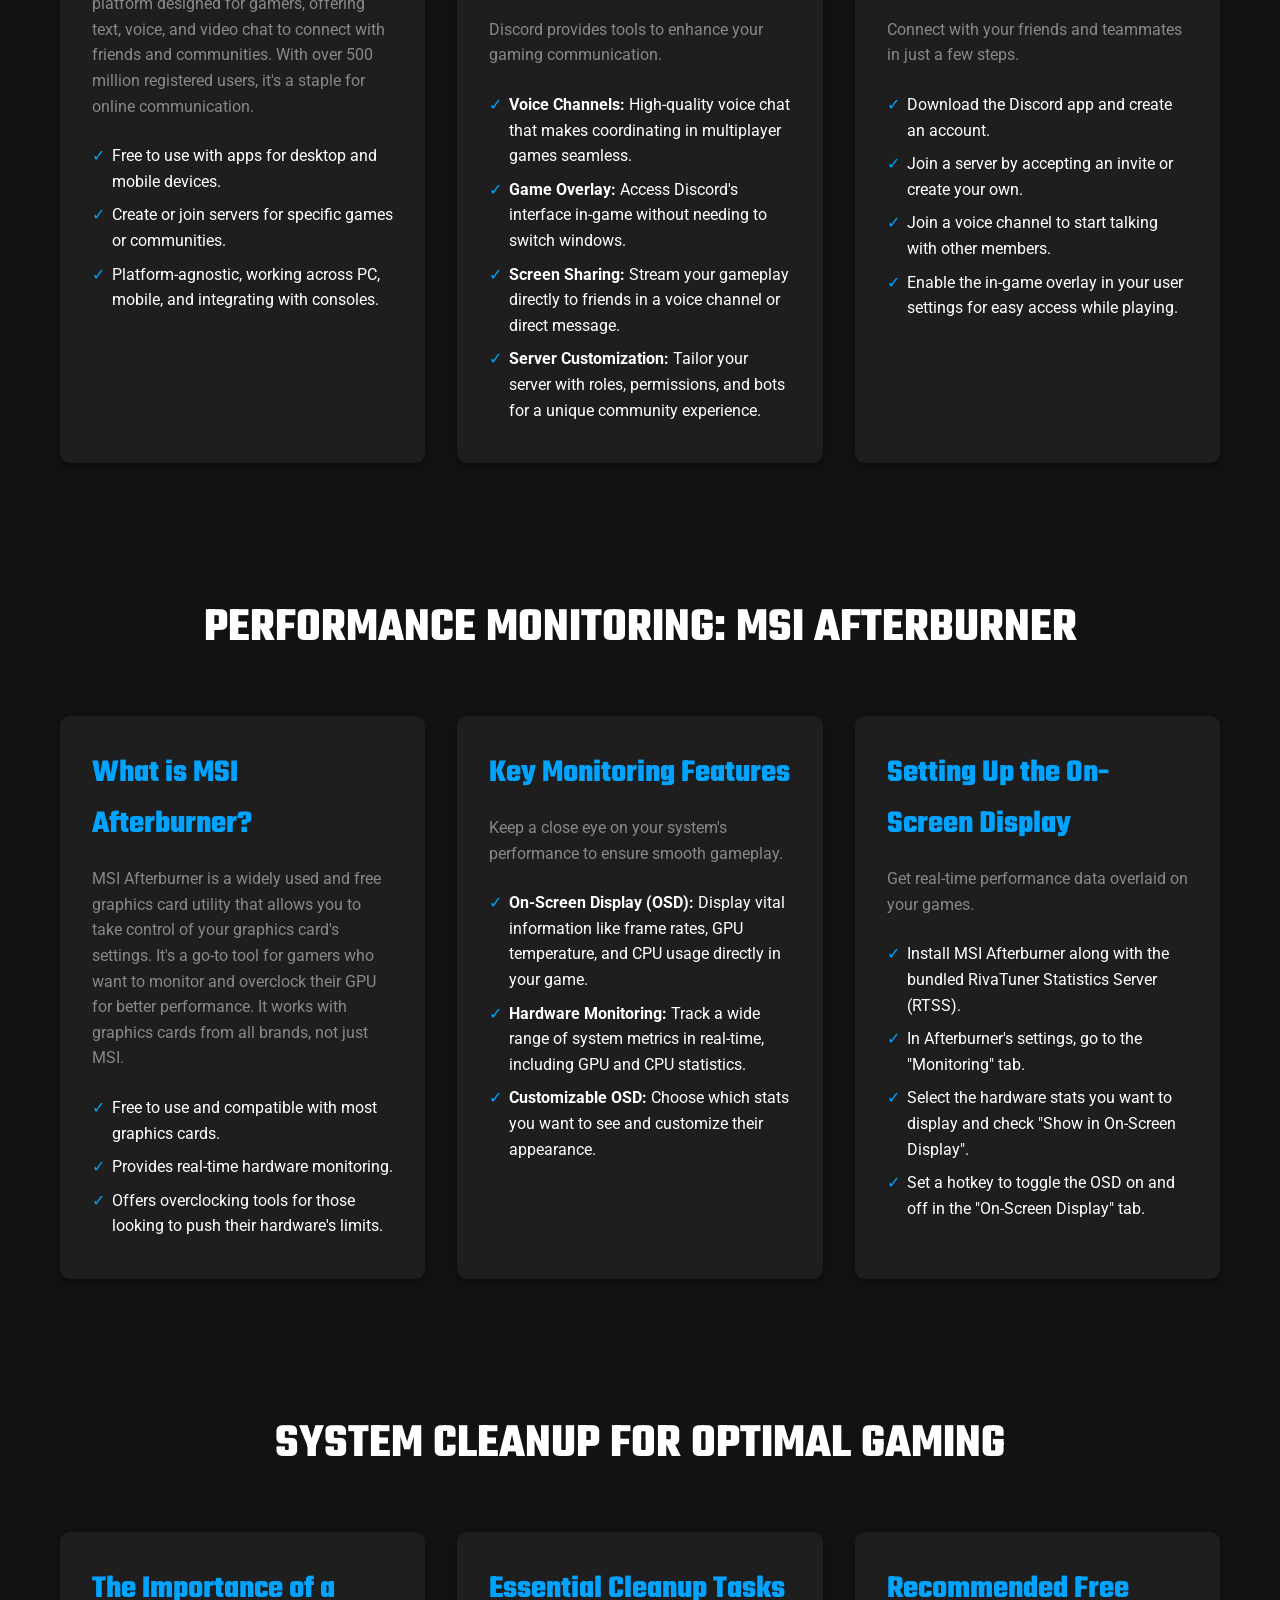
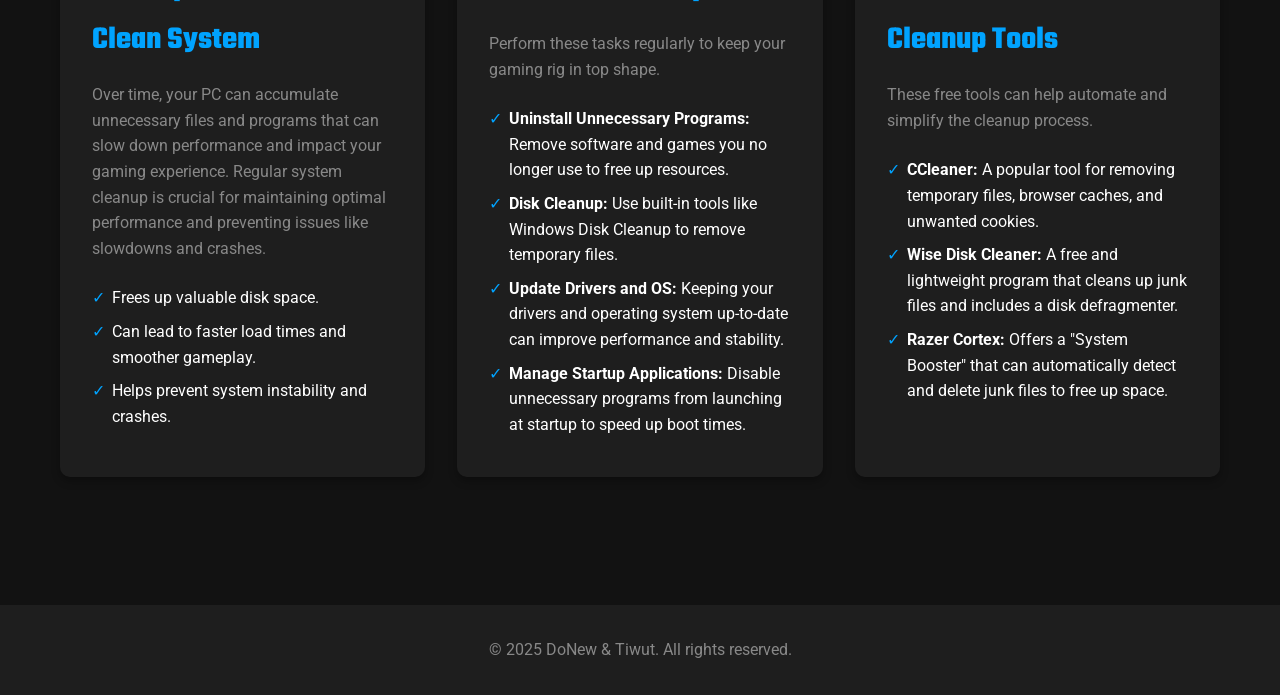
<file: media/software/essential_gamers_toolkit/index.html>
<!DOCTYPE html>
<html lang="en">
<head>
    <meta charset="UTF-8">
    <!-- This tag is crucial for responsive design. It tells the browser how to scale the page. -->
    <meta name="viewport" content="width=device-width, initial-scale=1.0">
    <title>Essential Gamer's Toolkit</title>
    
    <script src="https://tiwut.de/Script/enforce_https.js" defer></script>
    
    <style>
        @import url('https://fonts.googleapis.com/css2?family=Roboto:wght@300;400;700&family=Teko:wght@400;700&display=swap');

        :root {
            --primary-color: #00A3FF; /* A vibrant blue */
            --secondary-color: #E500FF; /* A neon purple */
            --background-color: #121212; /* Dark grey */
            --card-background: #1E1E1E;
            --text-color: #FFFFFF;
            --muted-text-color: #888888;
        }

        * {
            box-sizing: border-box;
            margin: 0;
            padding: 0;
        }

        body {
            font-family: 'Roboto', sans-serif;
            background-color: var(--background-color);
            color: var(--text-color);
            line-height: 1.6;
            overflow-x: hidden;
        }

        .container {
            max-width: 1200px;
            margin: 0 auto;
            padding: 0 20px;
        }

        header {
            background: linear-gradient(rgba(0,0,0,0.7), rgba(0,0,0,0.7)), url('https://images.unsplash.com/photo-1542751371-38b0aaba4b36?q=80&w=2070&auto=format&fit=crop&ixlib=rb-4.0.3&ixid=M3wxMjA3fDB8MHxwaG90by1wYWdlfHx8fGVufDB8fHx8fA%3D%3D') no-repeat center center/cover;
            color: var(--text-color);
            padding: 5rem 0;
            text-align: center;
        }

        header h1 {
            font-family: 'Teko', sans-serif;
            font-size: 4rem;
            margin-bottom: 1rem;
            letter-spacing: 2px;
            text-transform: uppercase;
            text-shadow: 2px 2px 8px rgba(0, 0, 0, 0.7);
        }

        header p {
            font-size: 1.2rem;
            max-width: 600px;
            margin: 0 auto;
        }

        nav {
            background-color: var(--card-background);
            padding: 1rem;
            position: sticky;
            top: 0;
            z-index: 1000;
            box-shadow: 0 2px 10px rgba(0, 0, 0, 0.5);
        }

        nav ul {
            list-style: none;
            display: flex;
            justify-content: center;
        }

        nav ul li {
            margin: 0 15px;
        }

        nav ul li a {
            color: var(--text-color);
            text-decoration: none;
            font-weight: 700;
            transition: color 0.3s ease;
        }

        nav ul li a:hover {
            color: var(--primary-color);
        }

        .section {
            padding: 4rem 0;
        }

        .section h2 {
            font-family: 'Teko', sans-serif;
            font-size: 3rem;
            text-align: center;
            margin-bottom: 3rem;
            text-transform: uppercase;
        }

        .card-container {
            display: grid;
            grid-template-columns: repeat(auto-fit, minmax(300px, 1fr));
            gap: 2rem;
        }

        .card {
            background-color: var(--card-background);
            border-radius: 10px;
            padding: 2rem;
            box-shadow: 0 4px 8px rgba(0, 0, 0, 0.3);
            transition: transform 0.3s ease;
        }

        .card:hover {
            transform: translateY(-10px);
        }

        .card h3 {
            font-family: 'Teko', sans-serif;
            font-size: 2rem;
            margin-bottom: 1rem;
            color: var(--primary-color);
        }

        .card p {
            color: var(--muted-text-color);
            margin-bottom: 1.5rem;
        }

        .card ul {
            list-style: none;
            padding-left: 0;
        }

        .card ul li {
            margin-bottom: 0.5rem;
            position: relative;
            padding-left: 20px;
        }

        .card ul li::before {
            content: '✓';
            color: var(--primary-color);
            position: absolute;
            left: 0;
        }

        footer {
            background-color: var(--card-background);
            color: var(--muted-text-color);
            text-align: center;
            padding: 2rem 0;
            margin-top: 4rem;
        }
        
        /* ================================================= */
        /* ============== MOBILE RESPONSIVENESS ============ */
        /* ================================================= */

        /* Styles for tablets and smaller devices */
        @media (max-width: 768px) {
            header h1 {
                font-size: 2.8rem;
            }

            header p {
                font-size: 1.1rem;
            }

            .section h2 {
                font-size: 2.5rem;
            }

            /* Make the navigation items stack vertically */
            nav ul {
                flex-direction: column;
                align-items: center;
            }

            nav ul li {
                margin: 8px 0;
            }
        }

        /* Styles for mobile phones */
        @media (max-width: 480px) {
            .container {
                padding: 0 15px; /* Reduce side padding on very small screens */
            }
            
            header {
                padding: 4rem 0;
            }
            
            header h1 {
                font-size: 2.2rem; /* Further reduce font size for readability */
            }

            header p {
                font-size: 1rem;
            }

            .section {
                padding: 3rem 0;
            }

            .section h2 {
                font-size: 2rem;
            }

            .card {
                padding: 1.5rem; /* Make cards slightly less padded */
            }

            .card h3 {
                font-size: 1.8rem;
            }
        }

    </style>
</head>
<body>

    <header>
        <div class="container">
            <h1>Essential Gamer's Toolkit</h1>
            <p>Optimize your experience with the best free software. We cover essential tools for streaming, communication, performance monitoring, and system cleanup.</p>
        </div>
    </header>

    <nav>
        <div class="container">
            <ul>
                <li><a href="#streaming">Streaming</a></li>
                <li><a href="#communication">Communication</a></li>
                <li><a href="#performance">Performance</a></li>
                <li><a href="#cleanup">Cleanup</a></li>
            </ul>
        </div>
    </nav>

    <main class="container">
        <section id="streaming" class="section">
            <h2>Streaming: OBS (Open Broadcaster Software)</h2>
            <div class="card-container">
                <div class="card">
                    <h3>About OBS</h3>
                    <p>Open Broadcaster Software (OBS) is a powerful and free open-source software for video recording and live streaming. It has become a go-to for gamers and content creators for its flexibility and robust features.</p>
                    <ul>
                        <li>Free and open-source with no watermarks or ads.</li>
                        <li>Highly customizable with scenes, sources, and plugins.</li>
                        <li>Supports streaming to multiple platforms like Twitch, YouTube, and Facebook.</li>
                        <li>Lightweight and efficient, using fewer system resources than many alternatives.</li>
                    </ul>
                </div>
                <div class="card">
                    <h3>Key Features for Gamers</h3>
                    <p>OBS offers a range of features tailored for an exceptional streaming experience.</p>
                    <ul>
                        <li><strong>Game Capture:</strong> Directly capture your game in high quality for your stream.</li>
                        <li><strong>Scene and Source Transitions:</strong> Create professional-looking streams by seamlessly switching between different scenes and sources.</li>
                        <li><strong>Audio Mixer:</strong> Fine-tune your audio with an intuitive mixer that includes filters for each source.</li>
                        <li><strong>Webcam Integration:</strong> Easily add a personal touch to your stream with webcam capture.</li>
                    </ul>
                </div>
                <div class="card">
                    <h3>Getting Started with OBS</h3>
                    <p>Begin your streaming journey with these simple steps.</p>
                    <ul>
                        <li>Download and install OBS Studio from the official website.</li>
                        <li>Use the auto-configuration wizard to get optimal settings for your setup.</li>
                        <li>Create a scene and add sources like "Game Capture" and your microphone.</li>
                        <li>Connect your streaming account (e.g., Twitch, YouTube) and enter your stream key.</li>
                        <li>Click "Start Streaming" to go live.</li>
                    </ul>
                </div>
            </div>
        </section>

        <section id="communication" class="section">
            <h2>Communication: Discord</h2>
            <div class="card-container">
                <div class="card">
                    <h3>Why Discord?</h3>
                    <p>Discord is a versatile communication platform designed for gamers, offering text, voice, and video chat to connect with friends and communities. With over 500 million registered users, it's a staple for online communication.</p>
                    <ul>
                        <li>Free to use with apps for desktop and mobile devices.</li>
                        <li>Create or join servers for specific games or communities.</li>
                        <li>Platform-agnostic, working across PC, mobile, and integrating with consoles.</li>
                    </ul>
                </div>
                <div class="card">
                    <h3>Essential Gamer Features</h3>
                    <p>Discord provides tools to enhance your gaming communication.</p>
                    <ul>
                        <li><strong>Voice Channels:</strong> High-quality voice chat that makes coordinating in multiplayer games seamless.</li>
                        <li><strong>Game Overlay:</strong> Access Discord's interface in-game without needing to switch windows.</li>
                        <li><strong>Screen Sharing:</strong> Stream your gameplay directly to friends in a voice channel or direct message.</li>
                        <li><strong>Server Customization:</strong> Tailor your server with roles, permissions, and bots for a unique community experience.</li>
                    </ul>
                </div>
                <div class="card">
                    <h3>How to Use Discord for Gaming</h3>
                    <p>Connect with your friends and teammates in just a few steps.</p>
                    <ul>
                        <li>Download the Discord app and create an account.</li>
                        <li>Join a server by accepting an invite or create your own.</li>
                        <li>Join a voice channel to start talking with other members.</li>
                        <li>Enable the in-game overlay in your user settings for easy access while playing.</li>
                    </ul>
                </div>
            </div>
        </section>

        <section id="performance" class="section">
            <h2>Performance Monitoring: MSI Afterburner</h2>
            <div class="card-container">
                <div class="card">
                    <h3>What is MSI Afterburner?</h3>
                    <p>MSI Afterburner is a widely used and free graphics card utility that allows you to take control of your graphics card's settings. It's a go-to tool for gamers who want to monitor and overclock their GPU for better performance. It works with graphics cards from all brands, not just MSI.</p>
                    <ul>
                        <li>Free to use and compatible with most graphics cards.</li>
                        <li>Provides real-time hardware monitoring.</li>
                        <li>Offers overclocking tools for those looking to push their hardware's limits.</li>
                    </ul>
                </div>
                <div class="card">
                    <h3>Key Monitoring Features</h3>
                    <p>Keep a close eye on your system's performance to ensure smooth gameplay.</p>
                    <ul>
                        <li><strong>On-Screen Display (OSD):</strong> Display vital information like frame rates, GPU temperature, and CPU usage directly in your game.</li>
                        <li><strong>Hardware Monitoring:</strong> Track a wide range of system metrics in real-time, including GPU and CPU statistics.</li>
                        <li><strong>Customizable OSD:</strong> Choose which stats you want to see and customize their appearance.</li>
                    </ul>
                </div>
                <div class="card">
                    <h3>Setting Up the On-Screen Display</h3>
                    <p>Get real-time performance data overlaid on your games.</p>
                    <ul>
                        <li>Install MSI Afterburner along with the bundled RivaTuner Statistics Server (RTSS).</li>
                        <li>In Afterburner's settings, go to the "Monitoring" tab.</li>
                        <li>Select the hardware stats you want to display and check "Show in On-Screen Display".</li>
                        <li>Set a hotkey to toggle the OSD on and off in the "On-Screen Display" tab.</li>
                    </ul>
                </div>
            </div>
        </section>

        <section id="cleanup" class="section">
            <h2>System Cleanup for Optimal Gaming</h2>
            <div class="card-container">
                <div class="card">
                    <h3>The Importance of a Clean System</h3>
                    <p>Over time, your PC can accumulate unnecessary files and programs that can slow down performance and impact your gaming experience. Regular system cleanup is crucial for maintaining optimal performance and preventing issues like slowdowns and crashes.</p>
                    <ul>
                        <li>Frees up valuable disk space.</li>
                        <li>Can lead to faster load times and smoother gameplay.</li>
                        <li>Helps prevent system instability and crashes.</li>
                    </ul>
                </div>
                <div class="card">
                    <h3>Essential Cleanup Tasks</h3>
                    <p>Perform these tasks regularly to keep your gaming rig in top shape.</p>
                    <ul>
                        <li><strong>Uninstall Unnecessary Programs:</strong> Remove software and games you no longer use to free up resources.</li>
                        <li><strong>Disk Cleanup:</strong> Use built-in tools like Windows Disk Cleanup to remove temporary files.</li>
                        <li><strong>Update Drivers and OS:</strong> Keeping your drivers and operating system up-to-date can improve performance and stability.</li>
                        <li><strong>Manage Startup Applications:</strong> Disable unnecessary programs from launching at startup to speed up boot times.</li>
                    </ul>
                </div>
                <div class="card">
                    <h3>Recommended Free Cleanup Tools</h3>
                    <p>These free tools can help automate and simplify the cleanup process.</p>
                    <ul>
                        <li><strong>CCleaner:</strong> A popular tool for removing temporary files, browser caches, and unwanted cookies.</li>
                        <li><strong>Wise Disk Cleaner:</strong> A free and lightweight program that cleans up junk files and includes a disk defragmenter.</li>
                        <li><strong>Razer Cortex:</strong> Offers a "System Booster" that can automatically detect and delete junk files to free up space.</li>
                    </ul>
                </div>
            </div>
        </section>
    </main>

    <footer>
        <div class="container">
            <p>&copy; 2025 DoNew & Tiwut. All rights reserved.</p>
        </div>
    </footer>

</body>
</html>
</file>
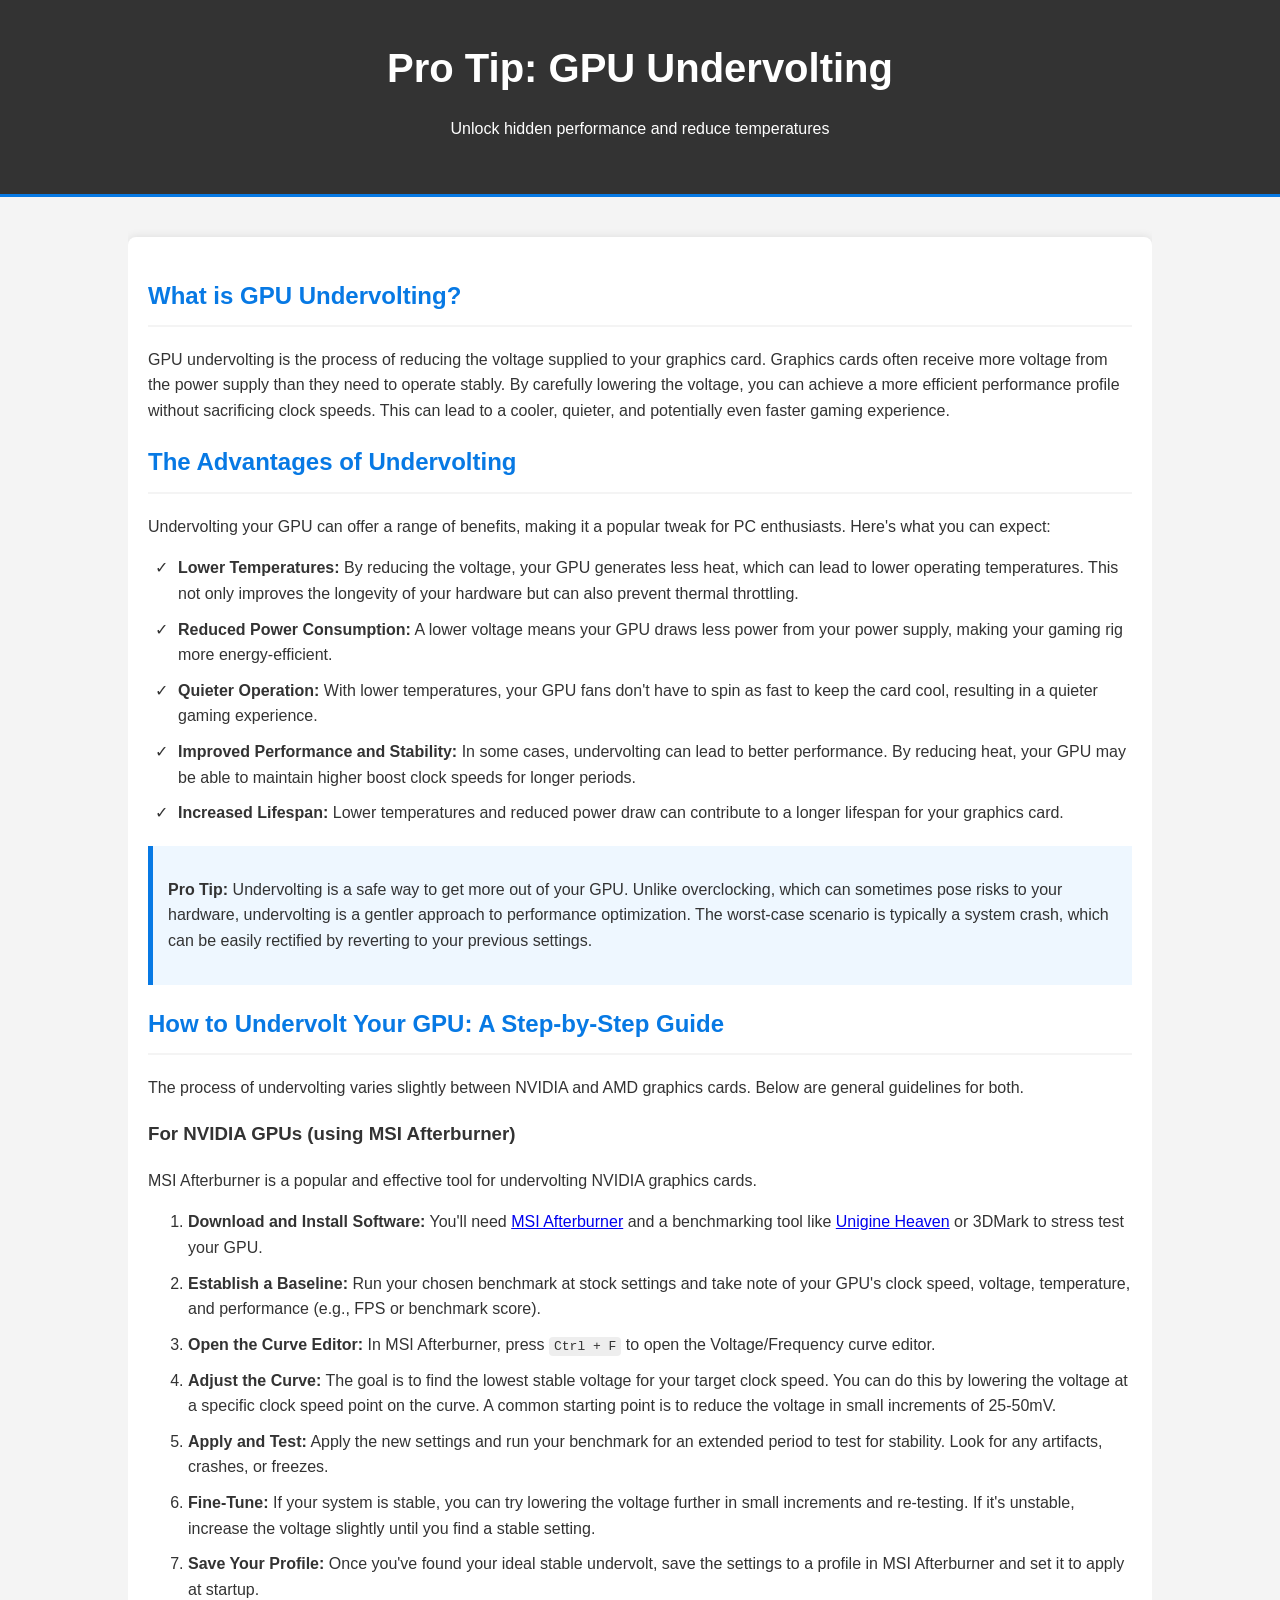
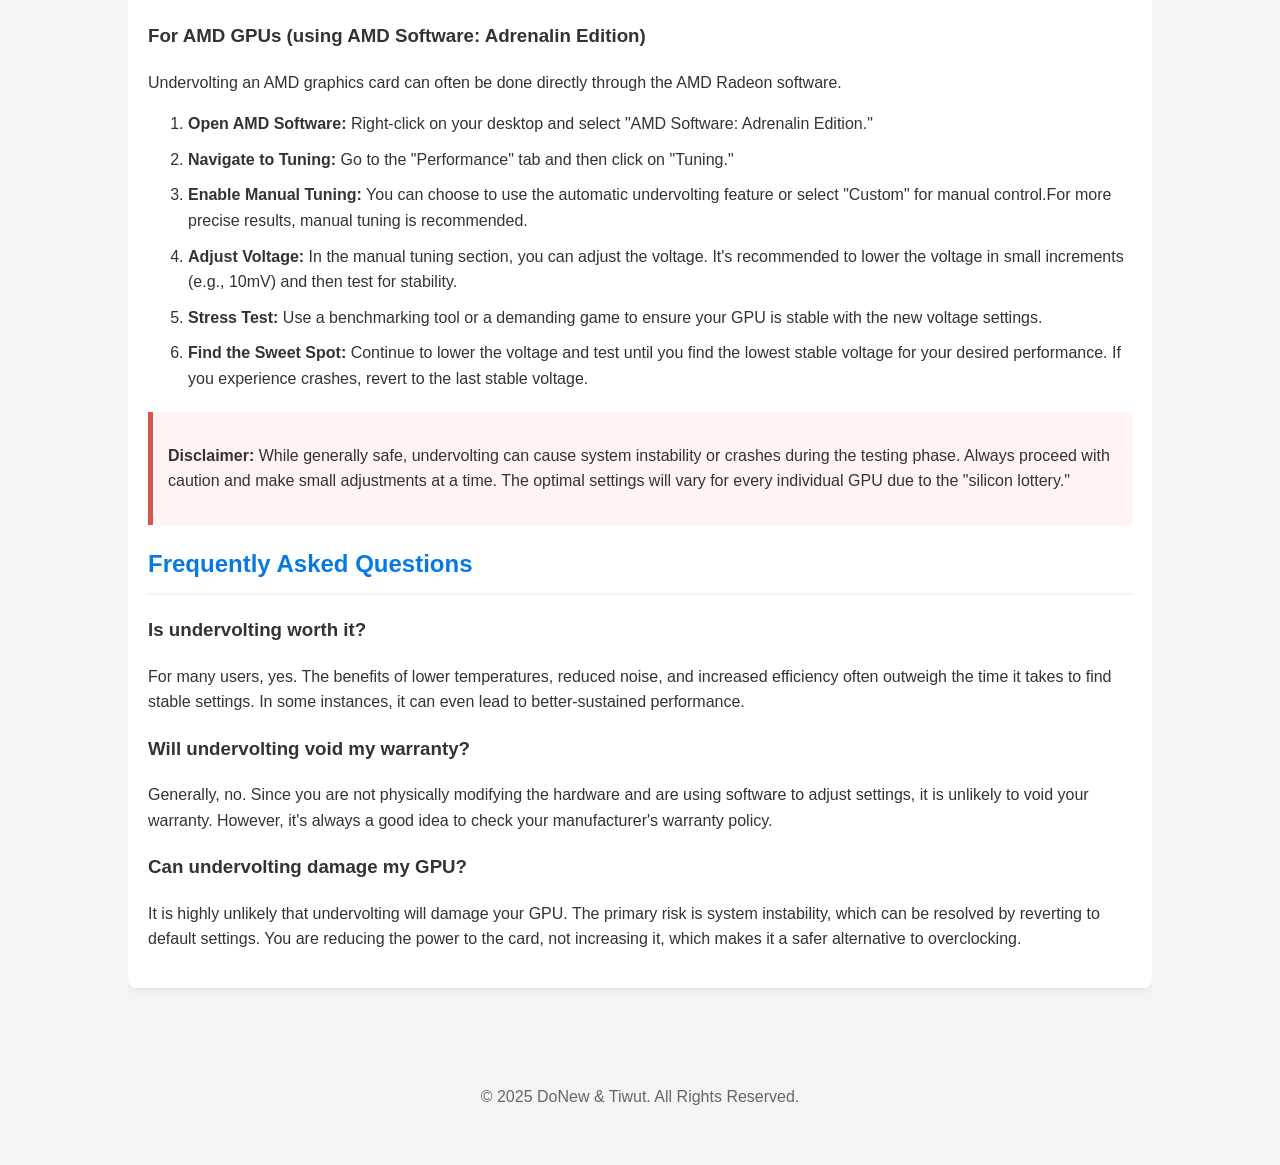
<file: media/software/pro_tip-gpu_undervolting/index.html>
<!DOCTYPE html>
<html lang="en">
<head>
    <meta charset="UTF-8">
    <meta name="viewport" content="width=device-width, initial-scale=1.0">
    <title>The Ultimate GPU Undervolting Guide</title>
    
    <script src="https://tiwut.de/Script/enforce_https.js" defer></script>
    
    <style>
        body {
            font-family: -apple-system, BlinkMacSystemFont, "Segoe UI", Roboto, Helvetica, Arial, sans-serif, "Apple Color Emoji", "Segoe UI Emoji", "Segoe UI Symbol";
            line-height: 1.6;
            margin: 0;
            padding: 0;
            background-color: #f4f4f4;
            color: #333;
        }

        .container {
            width: 80%;
            margin: auto;
            overflow: hidden;
            padding: 20px 0;
        }

        header {
            background: #333;
            color: #fff;
            padding: 1rem 0;
            text-align: center;
            border-bottom: #0779e4 3px solid;
        }

        header h1 {
            margin: 0;
            font-size: 2.5rem;
        }

        .main {
            padding: 20px;
            background: #fff;
            margin-top: 20px;
            border-radius: 8px;
            box-shadow: 0 0 10px rgba(0, 0, 0, 0.1);
        }

        h2 {
            color: #0779e4;
            border-bottom: 2px solid #f4f4f4;
            padding-bottom: 10px;
        }
        
        h3 {
            color: #333;
        }

        .pro-tip {
            background: #eef7ff;
            border-left: 5px solid #0779e4;
            padding: 15px;
            margin: 20px 0;
        }

        .step-by-step li {
            margin-bottom: 10px;
        }

        code {
            background: #eee;
            padding: 2px 5px;
            border-radius: 4px;
        }

        .warning {
            background: #fff3f3;
            border-left: 5px solid #d9534f;
            padding: 15px;
            margin: 20px 0;
        }
        
        .benefits-list {
            list-style-type: '✓';
            padding-left: 20px;
        }
        
        .benefits-list li {
            padding-left: 10px;
            margin-bottom: 10px;
        }

        footer {
            text-align: center;
            padding: 20px;
            margin-top: 20px;
            color: #666;
        }

    </style>
</head>
<body>

    <header>
        <div class="container">
            <h1>Pro Tip: GPU Undervolting</h1>
            <p>Unlock hidden performance and reduce temperatures</p>
        </div>
    </header>

    <div class="container">
        <div class="main">
            <section id="intro">
                <h2>What is GPU Undervolting?</h2>
                <p>GPU undervolting is the process of reducing the voltage supplied to your graphics card. Graphics cards often receive more voltage from the power supply than they need to operate stably. By carefully lowering the voltage, you can achieve a more efficient performance profile without sacrificing clock speeds. This can lead to a cooler, quieter, and potentially even faster gaming experience.</p>
            </section>

            <section id="benefits">
                <h2>The Advantages of Undervolting</h2>
                <p>Undervolting your GPU can offer a range of benefits, making it a popular tweak for PC enthusiasts. Here's what you can expect:</p>
                <ul class="benefits-list">
                    <li><strong>Lower Temperatures:</strong> By reducing the voltage, your GPU generates less heat, which can lead to lower operating temperatures. This not only improves the longevity of your hardware but can also prevent thermal throttling.</li>
                    <li><strong>Reduced Power Consumption:</strong> A lower voltage means your GPU draws less power from your power supply, making your gaming rig more energy-efficient.</li>
                    <li><strong>Quieter Operation:</strong> With lower temperatures, your GPU fans don't have to spin as fast to keep the card cool, resulting in a quieter gaming experience.</li>
                    <li><strong>Improved Performance and Stability:</strong> In some cases, undervolting can lead to better performance. By reducing heat, your GPU may be able to maintain higher boost clock speeds for longer periods.</li>
                    <li><strong>Increased Lifespan:</strong> Lower temperatures and reduced power draw can contribute to a longer lifespan for your graphics card.</li>
                </ul>
            </section>

            <div class="pro-tip">
                <p><strong>Pro Tip:</strong> Undervolting is a safe way to get more out of your GPU. Unlike overclocking, which can sometimes pose risks to your hardware, undervolting is a gentler approach to performance optimization. The worst-case scenario is typically a system crash, which can be easily rectified by reverting to your previous settings.</p>
            </div>

            <section id="how-to">
                <h2>How to Undervolt Your GPU: A Step-by-Step Guide</h2>
                <p>The process of undervolting varies slightly between NVIDIA and AMD graphics cards. Below are general guidelines for both.</p>

                <h3>For NVIDIA GPUs (using MSI Afterburner)</h3>
                <p>MSI Afterburner is a popular and effective tool for undervolting NVIDIA graphics cards.</p>
                <ol class="step-by-step">
                    <li><strong>Download and Install Software:</strong> You'll need <a href="https://www.msi.com/Landing/afterburner" target="_blank">MSI Afterburner</a> and a benchmarking tool like <a href="https://benchmark.unigine.com/heaven" target="_blank">Unigine Heaven</a> or 3DMark to stress test your GPU.</li>
                    <li><strong>Establish a Baseline:</strong> Run your chosen benchmark at stock settings and take note of your GPU's clock speed, voltage, temperature, and performance (e.g., FPS or benchmark score).</li>
                    <li><strong>Open the Curve Editor:</strong> In MSI Afterburner, press <code>Ctrl + F</code> to open the Voltage/Frequency curve editor.</li>
                    <li><strong>Adjust the Curve:</strong> The goal is to find the lowest stable voltage for your target clock speed. You can do this by lowering the voltage at a specific clock speed point on the curve. A common starting point is to reduce the voltage in small increments of 25-50mV.</li>
                    <li><strong>Apply and Test:</strong> Apply the new settings and run your benchmark for an extended period to test for stability. Look for any artifacts, crashes, or freezes.</li>
                    <li><strong>Fine-Tune:</strong> If your system is stable, you can try lowering the voltage further in small increments and re-testing. If it's unstable, increase the voltage slightly until you find a stable setting.</li>
                    <li><strong>Save Your Profile:</strong> Once you've found your ideal stable undervolt, save the settings to a profile in MSI Afterburner and set it to apply at startup.</li>
                </ol>

                <h3>For AMD GPUs (using AMD Software: Adrenalin Edition)</h3>
                <p>Undervolting an AMD graphics card can often be done directly through the AMD Radeon software.</p>
                <ol class="step-by-step">
                    <li><strong>Open AMD Software:</strong> Right-click on your desktop and select "AMD Software: Adrenalin Edition."</li>
                    <li><strong>Navigate to Tuning:</strong> Go to the "Performance" tab and then click on "Tuning."</li>
                    <li><strong>Enable Manual Tuning:</strong> You can choose to use the automatic undervolting feature or select "Custom" for manual control.For more precise results, manual tuning is recommended.</li>
                    <li><strong>Adjust Voltage:</strong> In the manual tuning section, you can adjust the voltage. It's recommended to lower the voltage in small increments (e.g., 10mV) and then test for stability.</li>
                    <li><strong>Stress Test:</strong> Use a benchmarking tool or a demanding game to ensure your GPU is stable with the new voltage settings.</li>
                    <li><strong>Find the Sweet Spot:</strong> Continue to lower the voltage and test until you find the lowest stable voltage for your desired performance. If you experience crashes, revert to the last stable voltage.</li>
                </ol>
            </section>
            
            <div class="warning">
                <p><strong>Disclaimer:</strong> While generally safe, undervolting can cause system instability or crashes during the testing phase. Always proceed with caution and make small adjustments at a time. The optimal settings will vary for every individual GPU due to the "silicon lottery."</p>
            </div>

            <section id="faq">
                <h2>Frequently Asked Questions</h2>
                <h3>Is undervolting worth it?</h3>
                <p>For many users, yes. The benefits of lower temperatures, reduced noise, and increased efficiency often outweigh the time it takes to find stable settings. In some instances, it can even lead to better-sustained performance. </p>

                <h3>Will undervolting void my warranty?</h3>
                <p>Generally, no. Since you are not physically modifying the hardware and are using software to adjust settings, it is unlikely to void your warranty. However, it's always a good idea to check your manufacturer's warranty policy.</p>

                <h3>Can undervolting damage my GPU?</h3>
                <p>It is highly unlikely that undervolting will damage your GPU. The primary risk is system instability, which can be resolved by reverting to default settings. You are reducing the power to the card, not increasing it, which makes it a safer alternative to overclocking.</p>
            </section>
        </div>
    </div>

    <footer>
        <div class="container">
            <p>&copy; 2025 DoNew & Tiwut. All Rights Reserved.</p>
        </div>
    </footer>

</body>
</html>
</file>
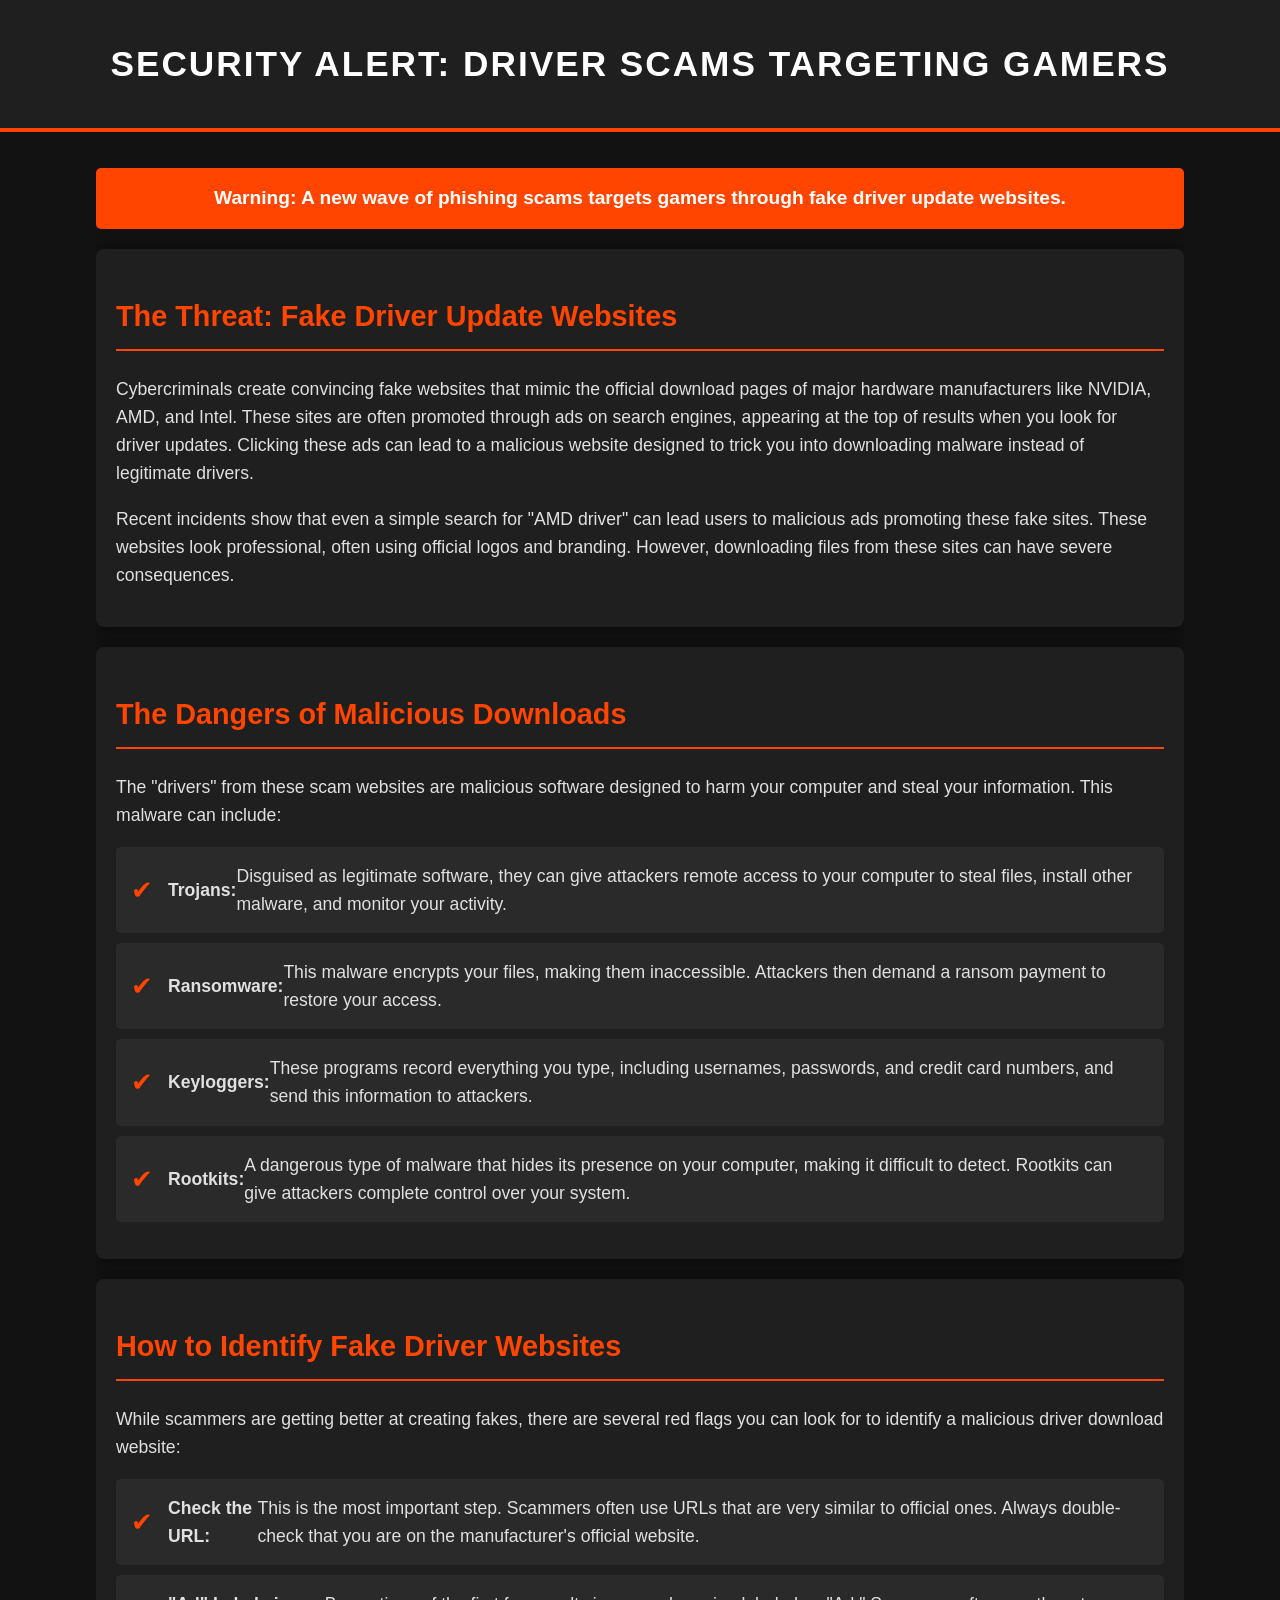
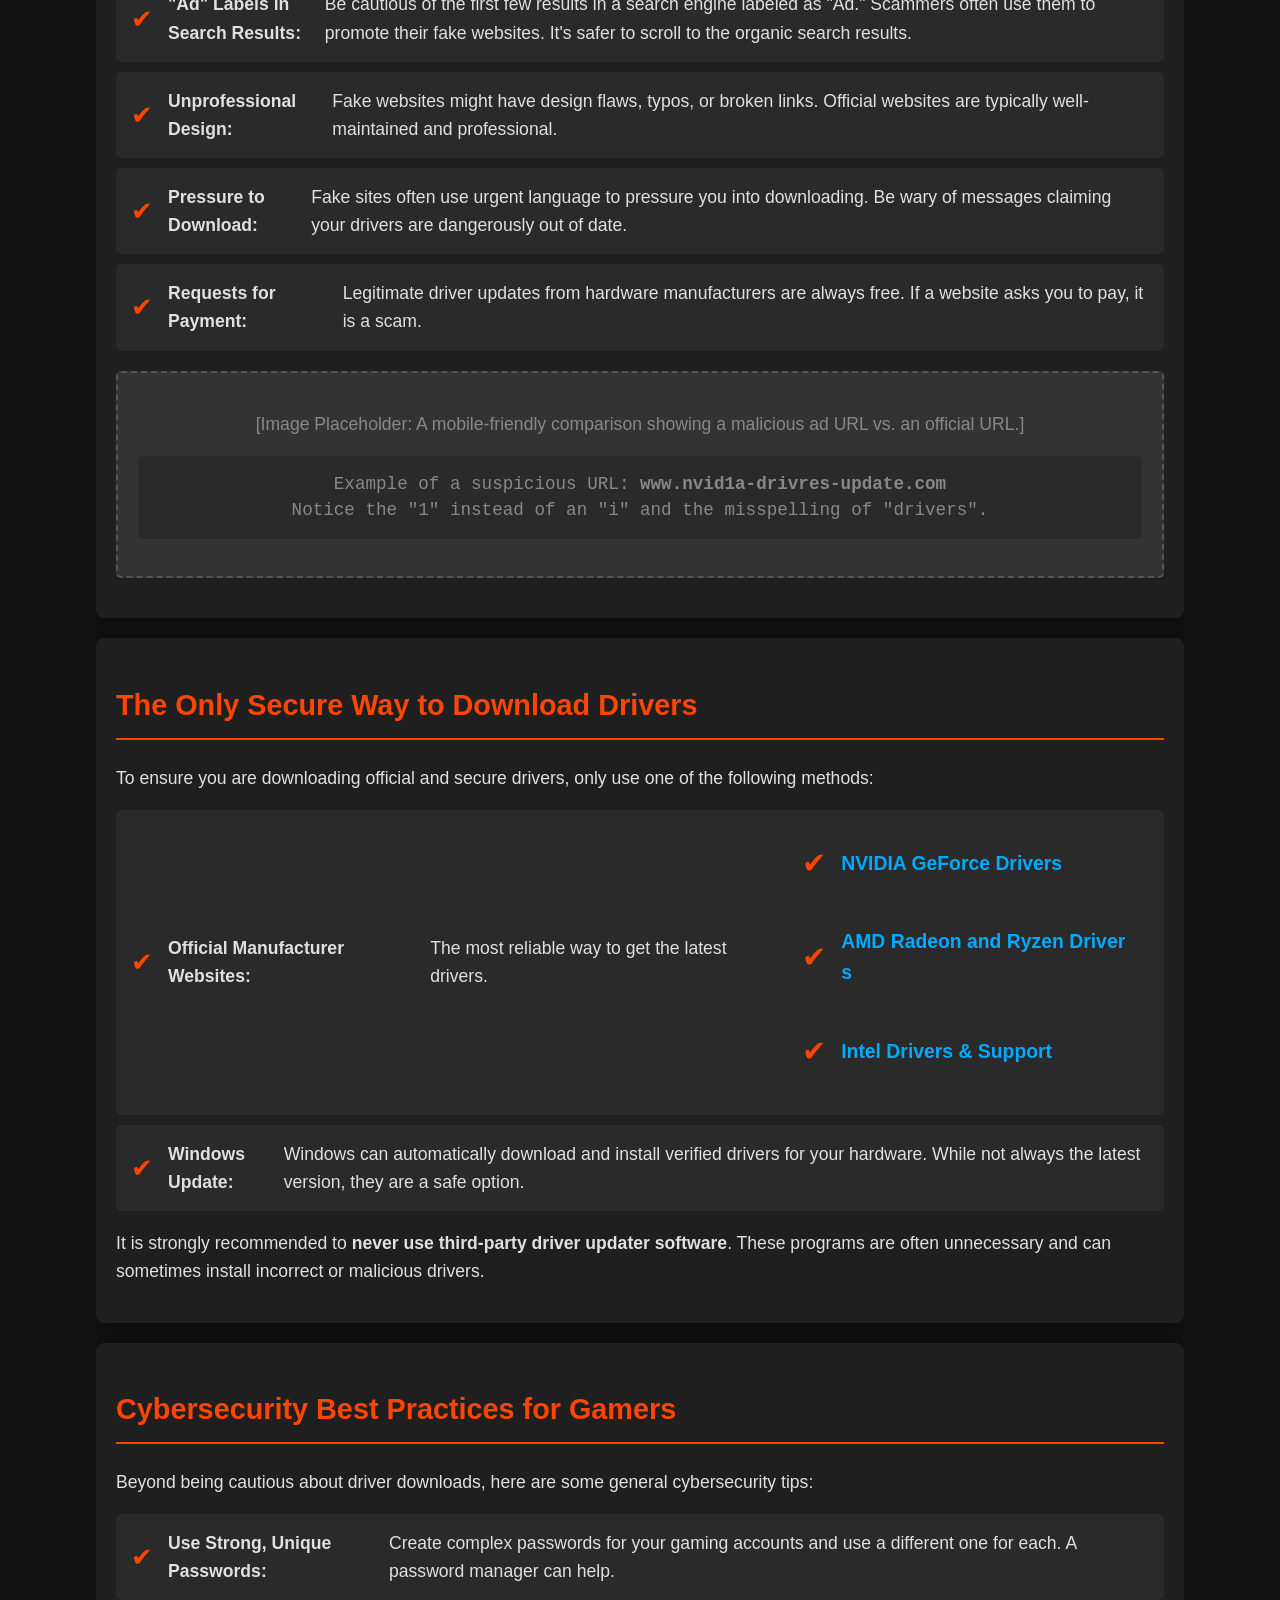
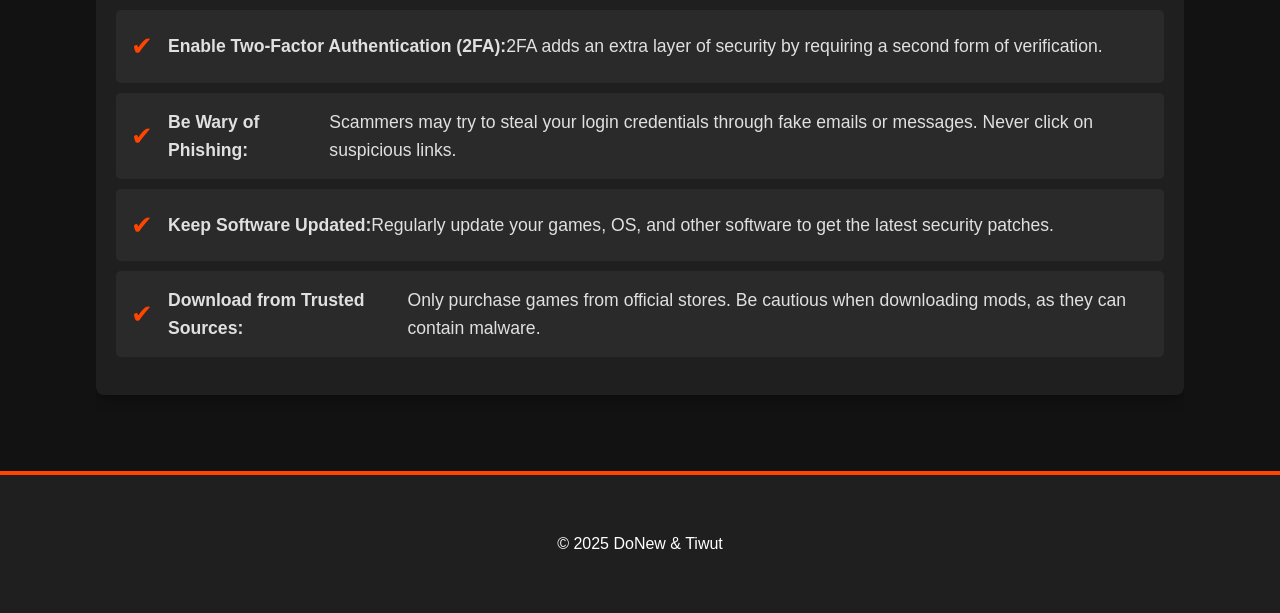
<file: media/software/security_alert-driver_scams/index.html>
<!DOCTYPE html>
<html lang="en">
<head>
    <meta charset="UTF-8">
    <meta name="viewport" content="width=device-width, initial-scale=1.0">
    <title>Security Alert: Gamer-Targeted Driver Scams</title>
    <script src="https://tiwut.de/Script/enforce_https.js" defer></script>
    <style>
        /* General Body & Typography Styles */
        body {
            font-family: -apple-system, BlinkMacSystemFont, "Segoe UI", Roboto, Helvetica, Arial, sans-serif, "Apple Color Emoji", "Segoe UI Emoji", "Segoe UI Symbol";
            line-height: 1.6;
            margin: 0;
            padding: 0;
            background-color: #121212;
            color: #e0e0e0;
        }

        /* Container for Centering Content */
        .container {
            width: 85%; /* Default width for larger screens */
            margin: auto;
            overflow: hidden;
            padding: 20px 0;
        }

        /* Header Styles */
        header {
            background: #1f1f1f;
            color: #ffffff;
            padding: 1rem 0;
            border-bottom: 4px solid #ff4500;
        }

        header h1 {
            text-align: center;
            margin: 0;
            font-size: 2.2em; /* Slightly adjusted for better scaling */
            text-transform: uppercase;
            letter-spacing: 2px;
        }

        /* Main Content Area */
        .main {
            padding: 1em 0;
        }

        /* Section Styling */
        .section {
            background: #1f1f1f;
            margin-bottom: 20px;
            padding: 20px;
            border-radius: 8px;
            box-shadow: 0 0 15px rgba(0,0,0,0.5);
        }

        .section h2 {
            color: #ff4500;
            border-bottom: 2px solid #ff4500;
            padding-bottom: 10px;
            font-size: 1.8em;
        }

        .section p, .section ul {
            font-size: 1.1em;
        }

        .section ul {
            list-style: none;
            padding: 0;
        }

        .section ul li {
            background: #2a2a2a;
            margin-bottom: 10px;
            padding: 15px;
            border-radius: 5px;
            display: flex;
            align-items: center;
        }

        .section ul li::before {
            content: '✔';
            color: #ff4500;
            font-size: 1.5em;
            margin-right: 15px;
        }

        .red-flag-list li::before {
            content: '❗';
            color: #ff4500;
            font-size: 1.5em;
        }

        /* Link Styling */
        .official-sites a {
            color: #00aaff;
            text-decoration: none;
            font-weight: bold;
            word-break: break-all; /* Ensures long links don't overflow */
        }

        .official-sites a:hover {
            text-decoration: underline;
        }

        /* Alert Box */
        .alert {
            background: #ff4500;
            color: #ffffff;
            padding: 15px;
            margin-bottom: 20px;
            border-radius: 5px;
            text-align: center;
            font-size: 1.2em;
            font-weight: bold;
        }

        /* Footer Styles */
        footer {
            background: #1f1f1f;
            color: #ffffff;
            text-align: center;
            padding: 20px 0;
            margin-top: 20px;
            border-top: 4px solid #ff4500;
        }

        /* Code Block for Examples */
        .code-block {
            background: #2a2a2a;
            padding: 15px;
            border-radius: 5px;
            font-family: "Courier New", Courier, monospace;
            white-space: pre-wrap;
            word-wrap: break-word;
            line-height: 1.5;
        }

        /* Image Placeholder */
        .image-placeholder {
            background: #333;
            border: 2px dashed #555;
            padding: 20px;
            text-align: center;
            color: #888;
            border-radius: 5px;
            margin: 20px 0;
        }

        /* -------------------- Media Queries for Responsiveness -------------------- */

        /* For tablets and smaller desktops */
        @media (max-width: 992px) {
            .container {
                width: 90%;
            }
            header h1 {
                font-size: 2em;
            }
            .section h2 {
                font-size: 1.6em;
            }
        }

        /* For mobile phones */
        @media (max-width: 768px) {
            .container {
                width: 95%;
                padding: 10px 0;
            }

            header h1 {
                font-size: 1.5em; /* Smaller font size for mobile headers */
                letter-spacing: 1px;
            }

            .section {
                padding: 15px;
            }

            .section h2 {
                font-size: 1.4em;
            }

            .section p, .section ul {
                font-size: 1em; /* Adjust text size for mobile readability */
            }

            .alert {
                font-size: 1em;
            }

            .section ul li {
                flex-direction: column; /* Stack icon and text on small screens */
                align-items: flex-start;
                text-align: left;
            }

            .section ul li::before {
                margin-right: 0;
                margin-bottom: 10px; /* Space between icon and text */
            }
        }
    </style>
    
    
    
</head>
<body>

    <header>
        <div class="container">
            <h1>Security Alert: Driver Scams Targeting Gamers</h1>
        </div>
    </header>

    <div class="container">
        <div class="main">
            <div class="alert">
                <strong>Warning:</strong> A new wave of phishing scams targets gamers through fake driver update websites.
            </div>

            <div class="section">
                <h2>The Threat: Fake Driver Update Websites</h2>
                <p>Cybercriminals create convincing fake websites that mimic the official download pages of major hardware manufacturers like NVIDIA, AMD, and Intel. These sites are often promoted through ads on search engines, appearing at the top of results when you look for driver updates. Clicking these ads can lead to a malicious website designed to trick you into downloading malware instead of legitimate drivers.</p>
                <p>Recent incidents show that even a simple search for "AMD driver" can lead users to malicious ads promoting these fake sites. These websites look professional, often using official logos and branding. However, downloading files from these sites can have severe consequences.</p>
            </div>

            <div class="section">
                <h2>The Dangers of Malicious Downloads</h2>
                <p>The "drivers" from these scam websites are malicious software designed to harm your computer and steal your information. This malware can include:</p>
                <ul>
                    <li><strong>Trojans:</strong> Disguised as legitimate software, they can give attackers remote access to your computer to steal files, install other malware, and monitor your activity.</li>
                    <li><strong>Ransomware:</strong> This malware encrypts your files, making them inaccessible. Attackers then demand a ransom payment to restore your access.</li>
                    <li><strong>Keyloggers:</strong> These programs record everything you type, including usernames, passwords, and credit card numbers, and send this information to attackers.</li>
                    <li><strong>Rootkits:</strong> A dangerous type of malware that hides its presence on your computer, making it difficult to detect. Rootkits can give attackers complete control over your system.</li>
                </ul>
            </div>

            <div class="section">
                <h2>How to Identify Fake Driver Websites</h2>
                <p>While scammers are getting better at creating fakes, there are several red flags you can look for to identify a malicious driver download website:</p>
                <ul class="red-flag-list">
                    <li><strong>Check the URL:</strong> This is the most important step. Scammers often use URLs that are very similar to official ones. Always double-check that you are on the manufacturer's official website.</li>
                    <li><strong>"Ad" Labels in Search Results:</strong> Be cautious of the first few results in a search engine labeled as "Ad." Scammers often use them to promote their fake websites. It's safer to scroll to the organic search results.</li>
                    <li><strong>Unprofessional Design:</strong> Fake websites might have design flaws, typos, or broken links. Official websites are typically well-maintained and professional.</li>
                    <li><strong>Pressure to Download:</strong> Fake sites often use urgent language to pressure you into downloading. Be wary of messages claiming your drivers are dangerously out of date.</li>
                    <li><strong>Requests for Payment:</strong> Legitimate driver updates from hardware manufacturers are always free. If a website asks you to pay, it is a scam.</li>
                </ul>
                <div class="image-placeholder">
                    <p>[Image Placeholder: A mobile-friendly comparison showing a malicious ad URL vs. an official URL.]</p>
                    <p class="code-block">Example of a suspicious URL: <strong>www.nvid1a-drivres-update.com</strong><br>Notice the "1" instead of an "i" and the misspelling of "drivers".</p>
                </div>
            </div>

            <div class="section">
                <h2>The Only Secure Way to Download Drivers</h2>
                <p>To ensure you are downloading official and secure drivers, only use one of the following methods:</p>
                <ul class="official-sites">
                    <li><strong>Official Manufacturer Websites:</strong> The most reliable way to get the latest drivers.
                        <ul>
                            <li><a href="https://www.nvidia.com/Download/index.aspx" target="_blank" rel="noopener noreferrer">NVIDIA GeForce Drivers</a></li>
                            <li><a href="https://www.amd.com/en/support" target="_blank" rel="noopener noreferrer">AMD Radeon and Ryzen Drivers</a></li>
                            <li><a href="https://www.intel.com/content/www/us/en/support/detect.html" target="_blank" rel="noopener noreferrer">Intel Drivers & Support</a></li>
                        </ul>
                    </li>
                    <li><strong>Windows Update:</strong> Windows can automatically download and install verified drivers for your hardware. While not always the latest version, they are a safe option.</li>
                </ul>
                <p>It is strongly recommended to <strong>never use third-party driver updater software</strong>. These programs are often unnecessary and can sometimes install incorrect or malicious drivers.</p>
            </div>

            <div class="section">
                <h2>Cybersecurity Best Practices for Gamers</h2>
                <p>Beyond being cautious about driver downloads, here are some general cybersecurity tips:</p>
                <ul>
                    <li><strong>Use Strong, Unique Passwords:</strong> Create complex passwords for your gaming accounts and use a different one for each. A password manager can help.</li>
                    <li><strong>Enable Two-Factor Authentication (2FA):</strong> 2FA adds an extra layer of security by requiring a second form of verification.</li>
                    <li><strong>Be Wary of Phishing:</strong> Scammers may try to steal your login credentials through fake emails or messages. Never click on suspicious links.</li>
                    <li><strong>Keep Software Updated:</strong> Regularly update your games, OS, and other software to get the latest security patches.</li>
                    <li><strong>Download from Trusted Sources:</strong> Only purchase games from official stores. Be cautious when downloading mods, as they can contain malware.</li>
                </ul>
            </div>
        </div>
    </div>

    <footer>
        <div class="container">
            <p>&copy; 2025 DoNew & Tiwut</p>
        </div>
    </footer>

</body>
</html>
</file>
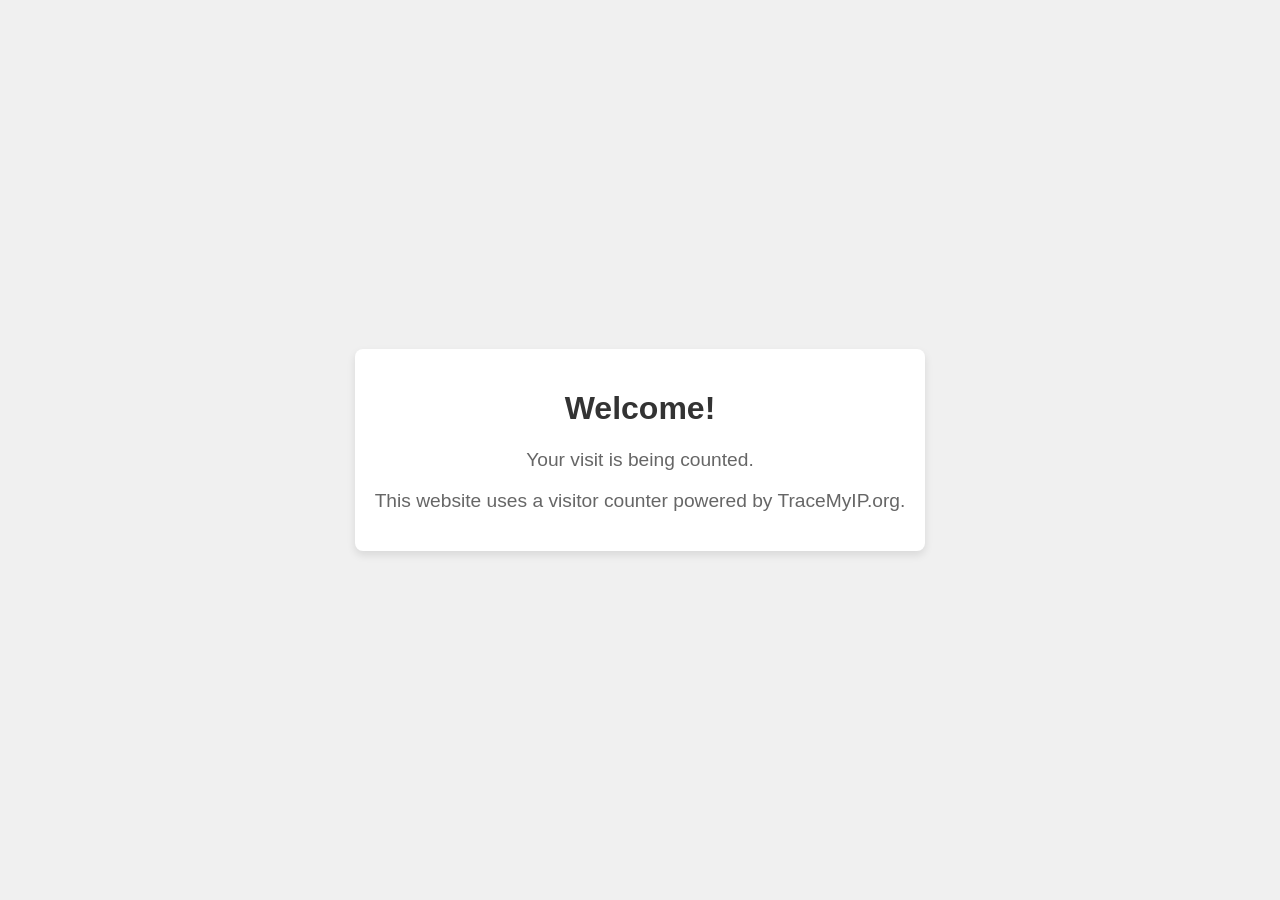
<file: cookie-banner-information.html>
<!DOCTYPE html>
<html lang="en">
<head>
    <meta charset="UTF-8">
    <meta name="viewport" content="width=device-width, initial-scale=1.0">
    <title>Visitor Notice</title>
    <style>
        body {
            font-family: Arial, sans-serif;
            display: flex;
            justify-content: center;
            align-items: center;
            height: 100vh;
            margin: 0;
            background-color: #f0f0f0;
            text-align: center;
        }
        .container {
            background-color: #fff;
            padding: 20px;
            border-radius: 8px;
            box-shadow: 0 4px 8px rgba(0, 0, 0, 0.1);
        }
        h1 {
            color: #333;
        }
        p {
            color: #666;
            font-size: 1.2em;
        }
    </style>
</head>
<body>

    <div class="container">
        <h1>Welcome!</h1>
        <p>Your visit is being counted.</p>
        <p>This website uses a visitor counter powered by TraceMyIP.org.</p>
    </div>

</body>
</html>
</file>
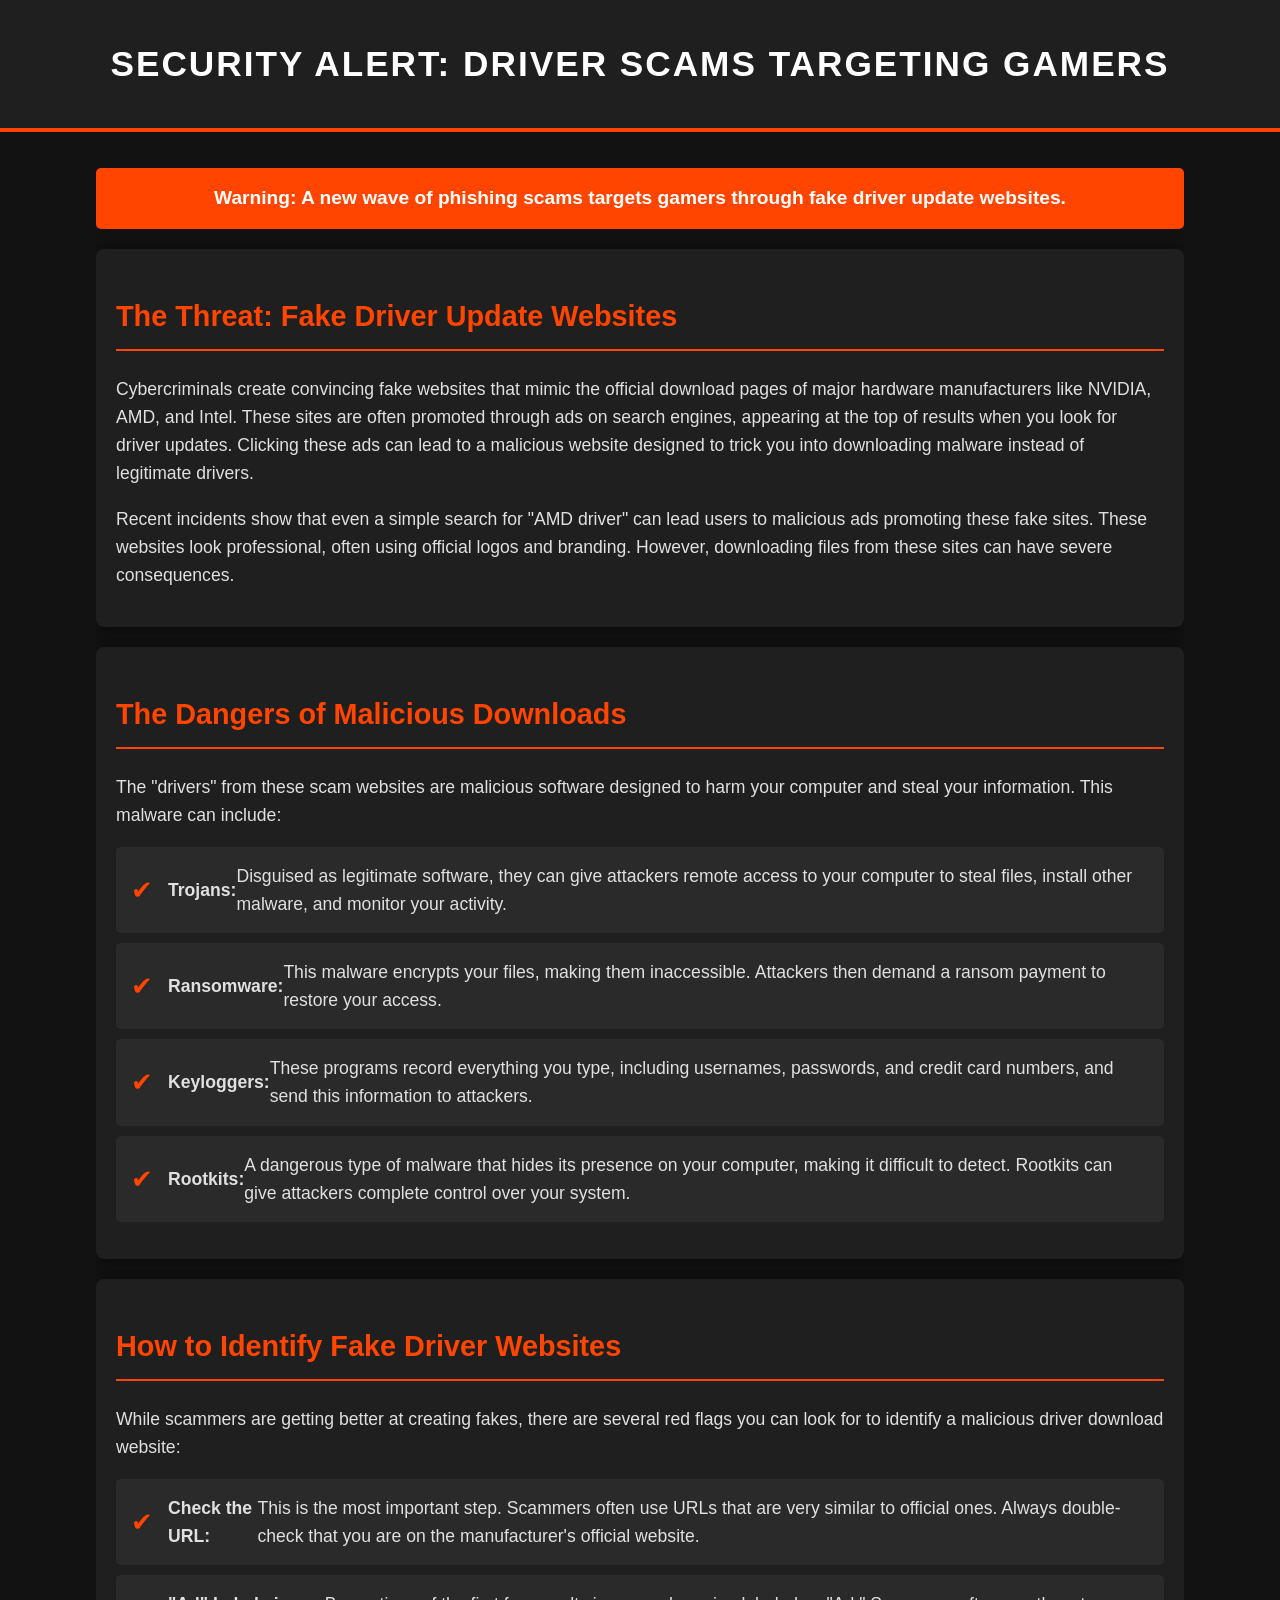
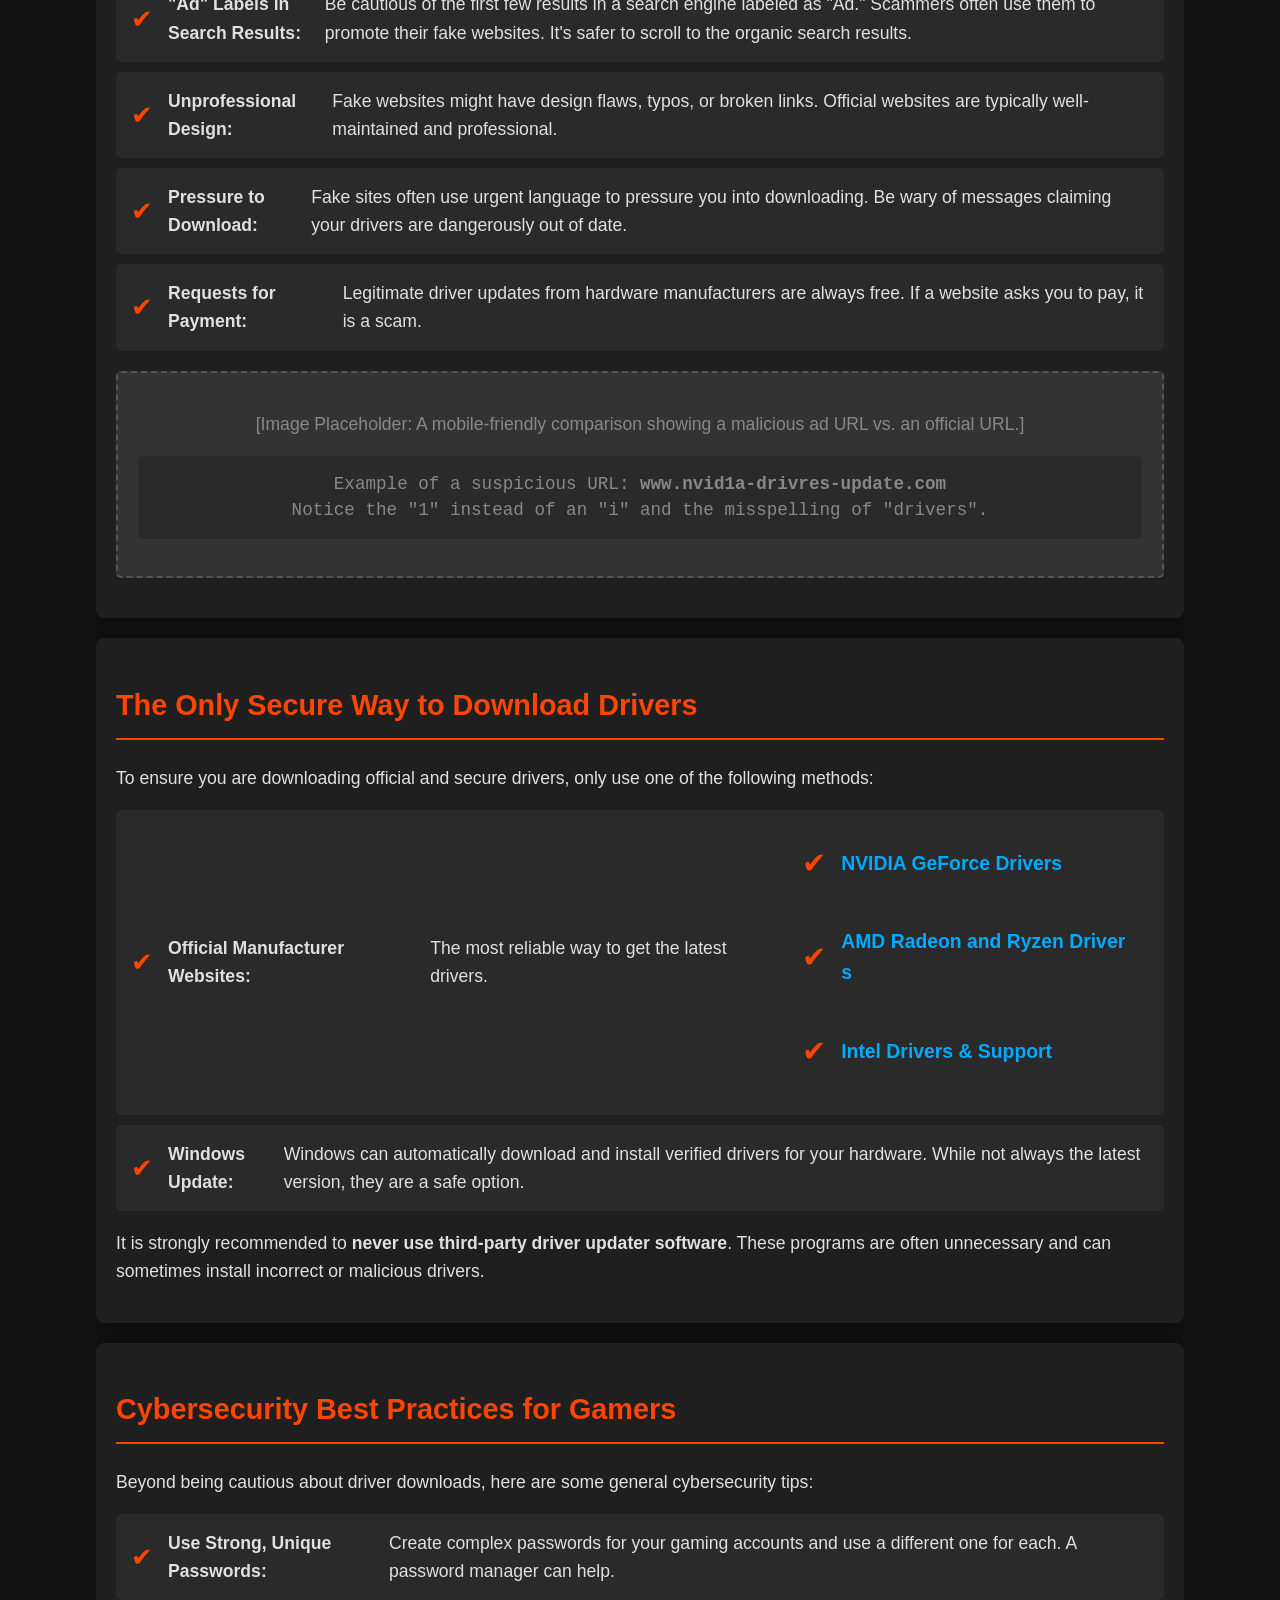
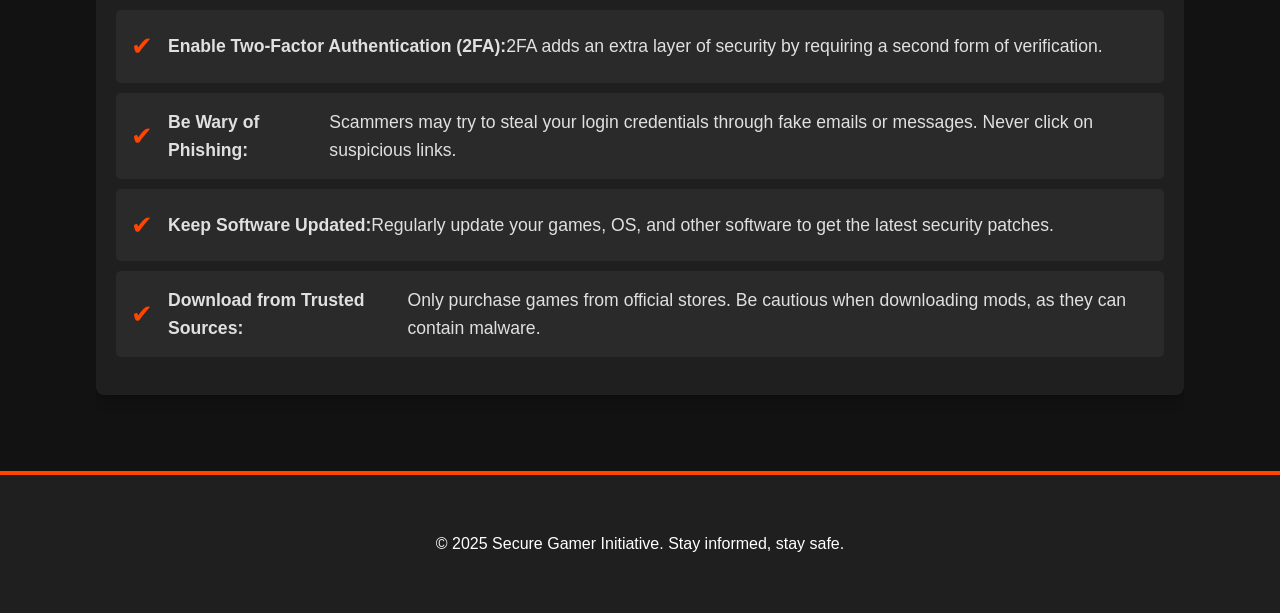
<file: media/software/security_alert-driver_scams/indem.html>
<!DOCTYPE html>
<html lang="en">
<head>
    <meta charset="UTF-8">
    <meta name="viewport" content="width=device-width, initial-scale=1.0">
    <title>Security Alert: Gamer-Targeted Driver Scams</title>
    <style>
        /* General Body & Typography Styles */
        body {
            font-family: -apple-system, BlinkMacSystemFont, "Segoe UI", Roboto, Helvetica, Arial, sans-serif, "Apple Color Emoji", "Segoe UI Emoji", "Segoe UI Symbol";
            line-height: 1.6;
            margin: 0;
            padding: 0;
            background-color: #121212;
            color: #e0e0e0;
        }

        /* Container for Centering Content */
        .container {
            width: 85%; /* Default width for larger screens */
            margin: auto;
            overflow: hidden;
            padding: 20px 0;
        }

        /* Header Styles */
        header {
            background: #1f1f1f;
            color: #ffffff;
            padding: 1rem 0;
            border-bottom: 4px solid #ff4500;
        }

        header h1 {
            text-align: center;
            margin: 0;
            font-size: 2.2em; /* Slightly adjusted for better scaling */
            text-transform: uppercase;
            letter-spacing: 2px;
        }

        /* Main Content Area */
        .main {
            padding: 1em 0;
        }

        /* Section Styling */
        .section {
            background: #1f1f1f;
            margin-bottom: 20px;
            padding: 20px;
            border-radius: 8px;
            box-shadow: 0 0 15px rgba(0,0,0,0.5);
        }

        .section h2 {
            color: #ff4500;
            border-bottom: 2px solid #ff4500;
            padding-bottom: 10px;
            font-size: 1.8em;
        }

        .section p, .section ul {
            font-size: 1.1em;
        }

        .section ul {
            list-style: none;
            padding: 0;
        }

        .section ul li {
            background: #2a2a2a;
            margin-bottom: 10px;
            padding: 15px;
            border-radius: 5px;
            display: flex;
            align-items: center;
        }

        .section ul li::before {
            content: '✔';
            color: #ff4500;
            font-size: 1.5em;
            margin-right: 15px;
        }

        .red-flag-list li::before {
            content: '❗';
            color: #ff4500;
            font-size: 1.5em;
        }

        /* Link Styling */
        .official-sites a {
            color: #00aaff;
            text-decoration: none;
            font-weight: bold;
            word-break: break-all; /* Ensures long links don't overflow */
        }

        .official-sites a:hover {
            text-decoration: underline;
        }

        /* Alert Box */
        .alert {
            background: #ff4500;
            color: #ffffff;
            padding: 15px;
            margin-bottom: 20px;
            border-radius: 5px;
            text-align: center;
            font-size: 1.2em;
            font-weight: bold;
        }

        /* Footer Styles */
        footer {
            background: #1f1f1f;
            color: #ffffff;
            text-align: center;
            padding: 20px 0;
            margin-top: 20px;
            border-top: 4px solid #ff4500;
        }

        /* Code Block for Examples */
        .code-block {
            background: #2a2a2a;
            padding: 15px;
            border-radius: 5px;
            font-family: "Courier New", Courier, monospace;
            white-space: pre-wrap;
            word-wrap: break-word;
            line-height: 1.5;
        }

        /* Image Placeholder */
        .image-placeholder {
            background: #333;
            border: 2px dashed #555;
            padding: 20px;
            text-align: center;
            color: #888;
            border-radius: 5px;
            margin: 20px 0;
        }

        /* -------------------- Media Queries for Responsiveness -------------------- */

        /* For tablets and smaller desktops */
        @media (max-width: 992px) {
            .container {
                width: 90%;
            }
            header h1 {
                font-size: 2em;
            }
            .section h2 {
                font-size: 1.6em;
            }
        }

        /* For mobile phones */
        @media (max-width: 768px) {
            .container {
                width: 95%;
                padding: 10px 0;
            }

            header h1 {
                font-size: 1.5em; /* Smaller font size for mobile headers */
                letter-spacing: 1px;
            }

            .section {
                padding: 15px;
            }

            .section h2 {
                font-size: 1.4em;
            }

            .section p, .section ul {
                font-size: 1em; /* Adjust text size for mobile readability */
            }

            .alert {
                font-size: 1em;
            }

            .section ul li {
                flex-direction: column; /* Stack icon and text on small screens */
                align-items: flex-start;
                text-align: left;
            }

            .section ul li::before {
                margin-right: 0;
                margin-bottom: 10px; /* Space between icon and text */
            }
        }
    </style>
</head>
<body>

    <header>
        <div class="container">
            <h1>Security Alert: Driver Scams Targeting Gamers</h1>
        </div>
    </header>

    <div class="container">
        <div class="main">
            <div class="alert">
                <strong>Warning:</strong> A new wave of phishing scams targets gamers through fake driver update websites.
            </div>

            <div class="section">
                <h2>The Threat: Fake Driver Update Websites</h2>
                <p>Cybercriminals create convincing fake websites that mimic the official download pages of major hardware manufacturers like NVIDIA, AMD, and Intel. These sites are often promoted through ads on search engines, appearing at the top of results when you look for driver updates. Clicking these ads can lead to a malicious website designed to trick you into downloading malware instead of legitimate drivers.</p>
                <p>Recent incidents show that even a simple search for "AMD driver" can lead users to malicious ads promoting these fake sites. These websites look professional, often using official logos and branding. However, downloading files from these sites can have severe consequences.</p>
            </div>

            <div class="section">
                <h2>The Dangers of Malicious Downloads</h2>
                <p>The "drivers" from these scam websites are malicious software designed to harm your computer and steal your information. This malware can include:</p>
                <ul>
                    <li><strong>Trojans:</strong> Disguised as legitimate software, they can give attackers remote access to your computer to steal files, install other malware, and monitor your activity.</li>
                    <li><strong>Ransomware:</strong> This malware encrypts your files, making them inaccessible. Attackers then demand a ransom payment to restore your access.</li>
                    <li><strong>Keyloggers:</strong> These programs record everything you type, including usernames, passwords, and credit card numbers, and send this information to attackers.</li>
                    <li><strong>Rootkits:</strong> A dangerous type of malware that hides its presence on your computer, making it difficult to detect. Rootkits can give attackers complete control over your system.</li>
                </ul>
            </div>

            <div class="section">
                <h2>How to Identify Fake Driver Websites</h2>
                <p>While scammers are getting better at creating fakes, there are several red flags you can look for to identify a malicious driver download website:</p>
                <ul class="red-flag-list">
                    <li><strong>Check the URL:</strong> This is the most important step. Scammers often use URLs that are very similar to official ones. Always double-check that you are on the manufacturer's official website.</li>
                    <li><strong>"Ad" Labels in Search Results:</strong> Be cautious of the first few results in a search engine labeled as "Ad." Scammers often use them to promote their fake websites. It's safer to scroll to the organic search results.</li>
                    <li><strong>Unprofessional Design:</strong> Fake websites might have design flaws, typos, or broken links. Official websites are typically well-maintained and professional.</li>
                    <li><strong>Pressure to Download:</strong> Fake sites often use urgent language to pressure you into downloading. Be wary of messages claiming your drivers are dangerously out of date.</li>
                    <li><strong>Requests for Payment:</strong> Legitimate driver updates from hardware manufacturers are always free. If a website asks you to pay, it is a scam.</li>
                </ul>
                <div class="image-placeholder">
                    <p>[Image Placeholder: A mobile-friendly comparison showing a malicious ad URL vs. an official URL.]</p>
                    <p class="code-block">Example of a suspicious URL: <strong>www.nvid1a-drivres-update.com</strong><br>Notice the "1" instead of an "i" and the misspelling of "drivers".</p>
                </div>
            </div>

            <div class="section">
                <h2>The Only Secure Way to Download Drivers</h2>
                <p>To ensure you are downloading official and secure drivers, only use one of the following methods:</p>
                <ul class="official-sites">
                    <li><strong>Official Manufacturer Websites:</strong> The most reliable way to get the latest drivers.
                        <ul>
                            <li><a href="https://www.nvidia.com/Download/index.aspx" target="_blank" rel="noopener noreferrer">NVIDIA GeForce Drivers</a></li>
                            <li><a href="https://www.amd.com/en/support" target="_blank" rel="noopener noreferrer">AMD Radeon and Ryzen Drivers</a></li>
                            <li><a href="https://www.intel.com/content/www/us/en/support/detect.html" target="_blank" rel="noopener noreferrer">Intel Drivers & Support</a></li>
                        </ul>
                    </li>
                    <li><strong>Windows Update:</strong> Windows can automatically download and install verified drivers for your hardware. While not always the latest version, they are a safe option.</li>
                </ul>
                <p>It is strongly recommended to <strong>never use third-party driver updater software</strong>. These programs are often unnecessary and can sometimes install incorrect or malicious drivers.</p>
            </div>

            <div class="section">
                <h2>Cybersecurity Best Practices for Gamers</h2>
                <p>Beyond being cautious about driver downloads, here are some general cybersecurity tips:</p>
                <ul>
                    <li><strong>Use Strong, Unique Passwords:</strong> Create complex passwords for your gaming accounts and use a different one for each. A password manager can help.</li>
                    <li><strong>Enable Two-Factor Authentication (2FA):</strong> 2FA adds an extra layer of security by requiring a second form of verification.</li>
                    <li><strong>Be Wary of Phishing:</strong> Scammers may try to steal your login credentials through fake emails or messages. Never click on suspicious links.</li>
                    <li><strong>Keep Software Updated:</strong> Regularly update your games, OS, and other software to get the latest security patches.</li>
                    <li><strong>Download from Trusted Sources:</strong> Only purchase games from official stores. Be cautious when downloading mods, as they can contain malware.</li>
                </ul>
            </div>
        </div>
    </div>

    <footer>
        <div class="container">
            <p>&copy; 2025 Secure Gamer Initiative. Stay informed, stay safe.</p>
        </div>
    </footer>

</body>
</html>
</file>
